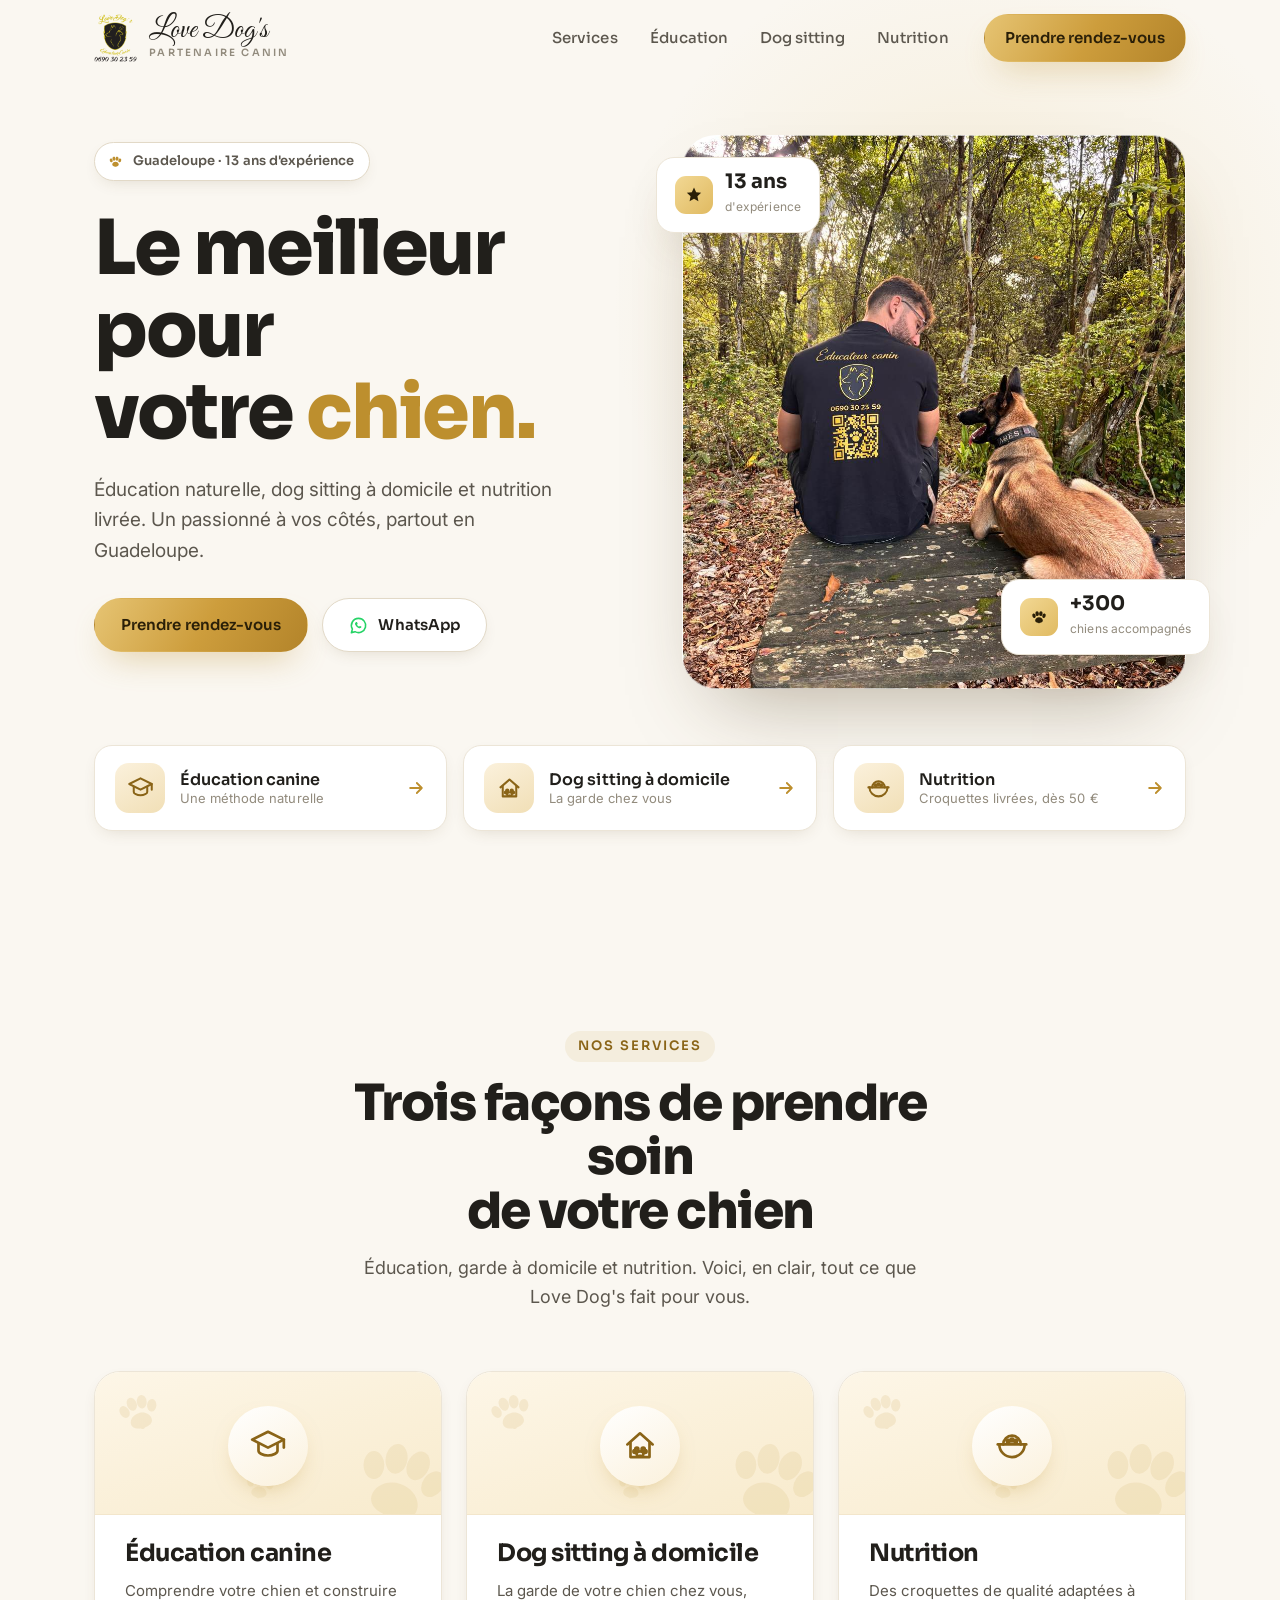
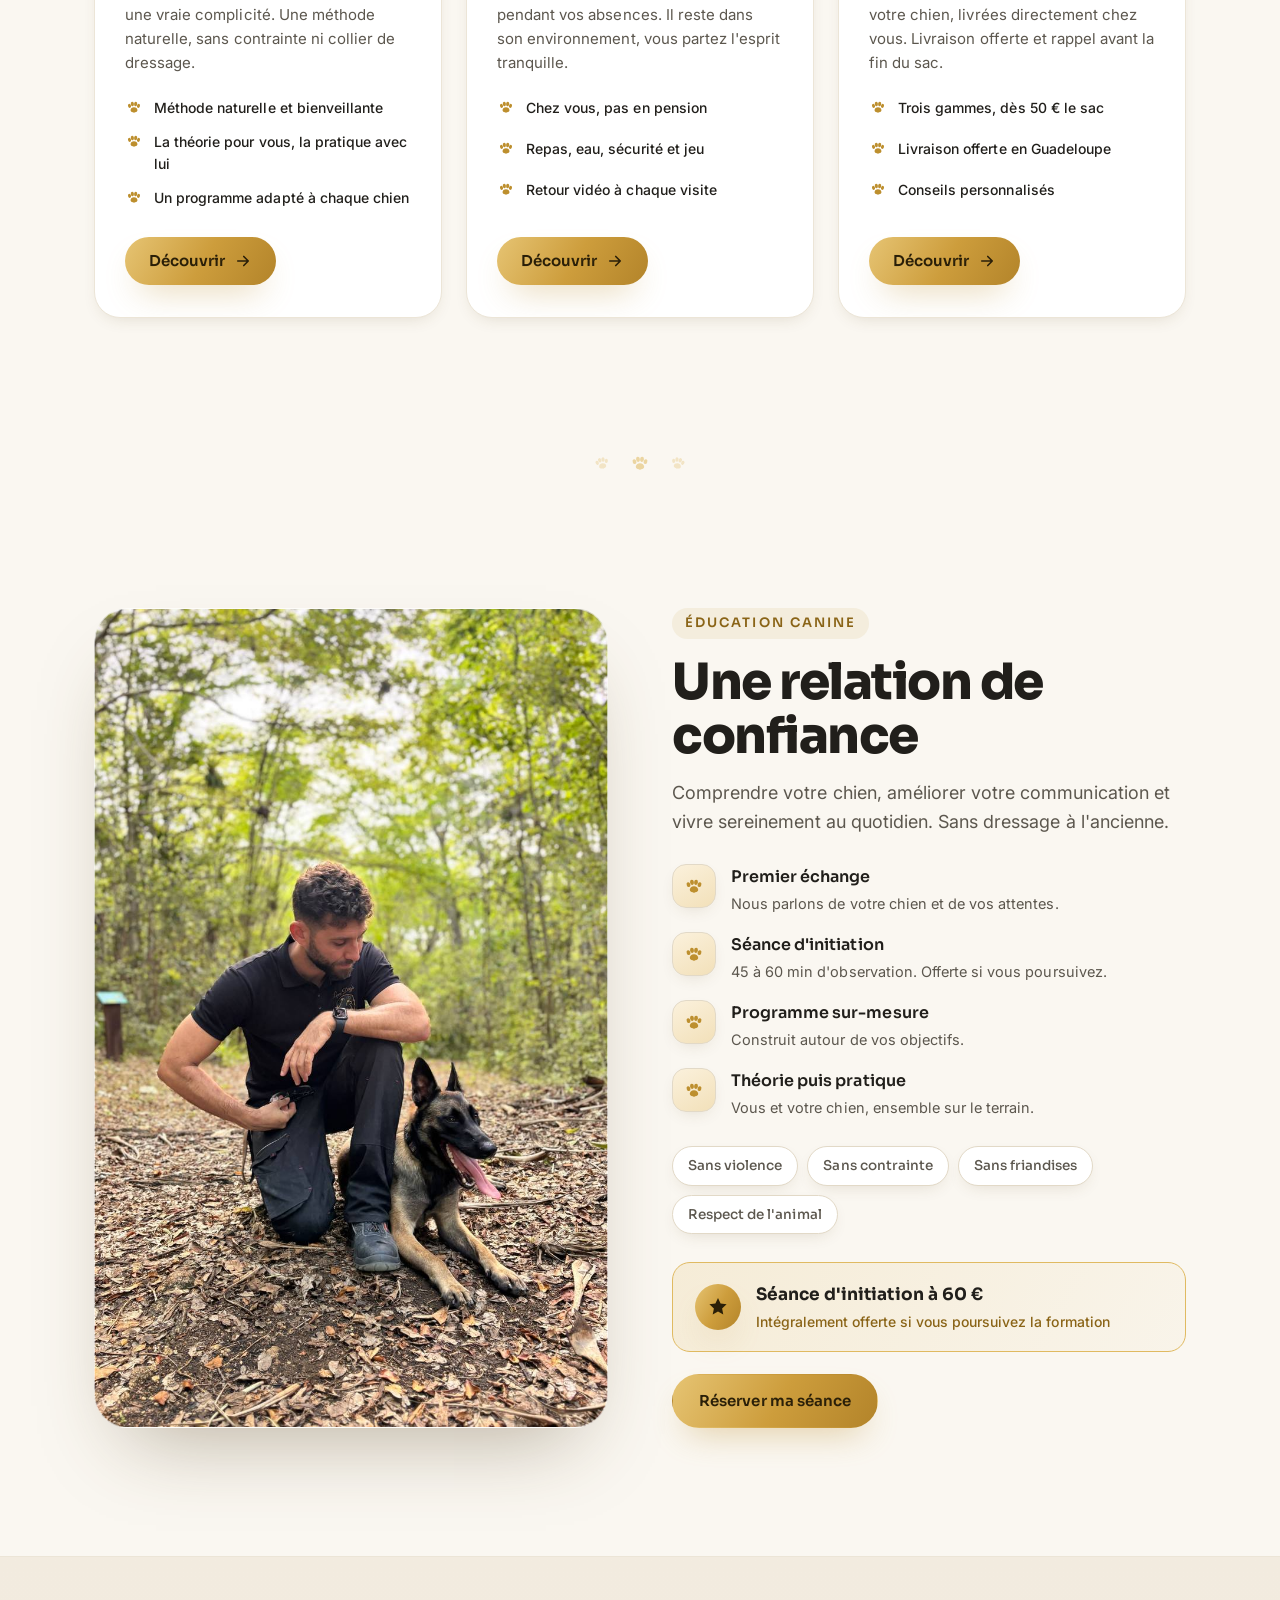
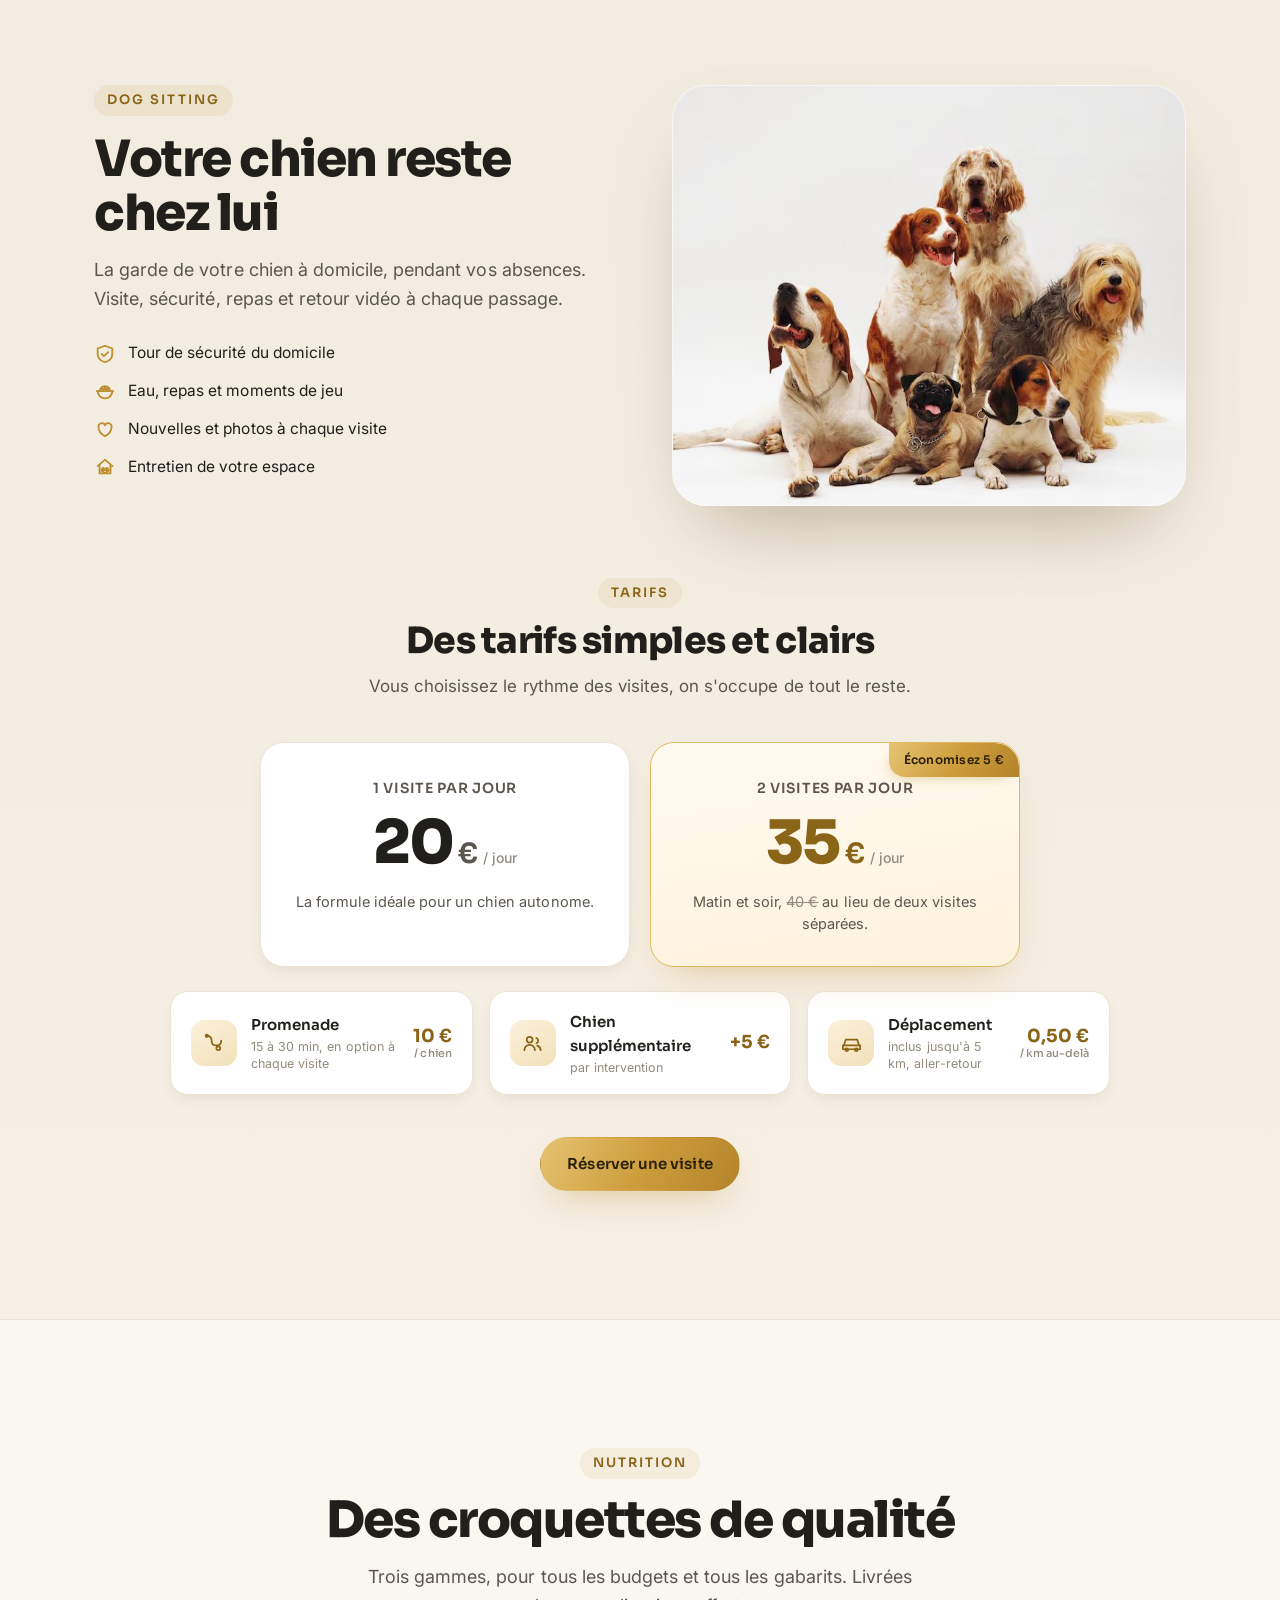
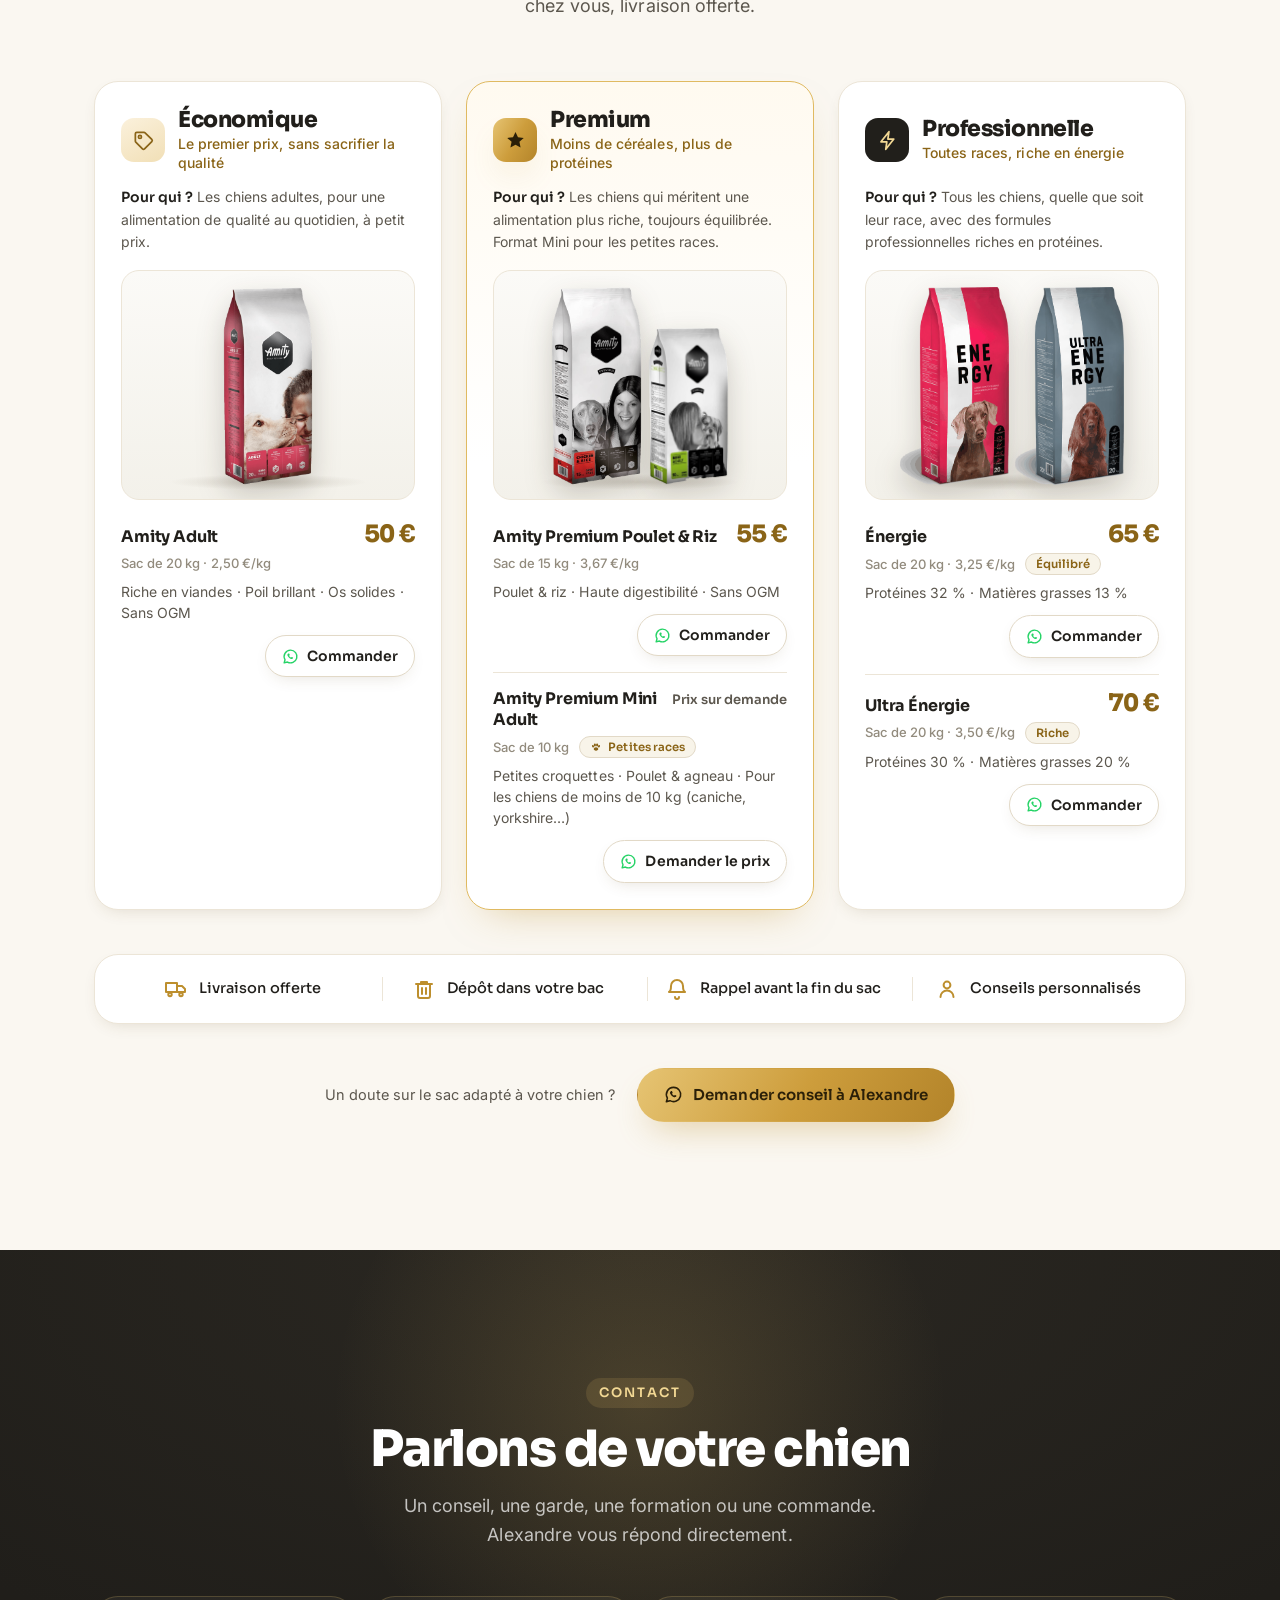
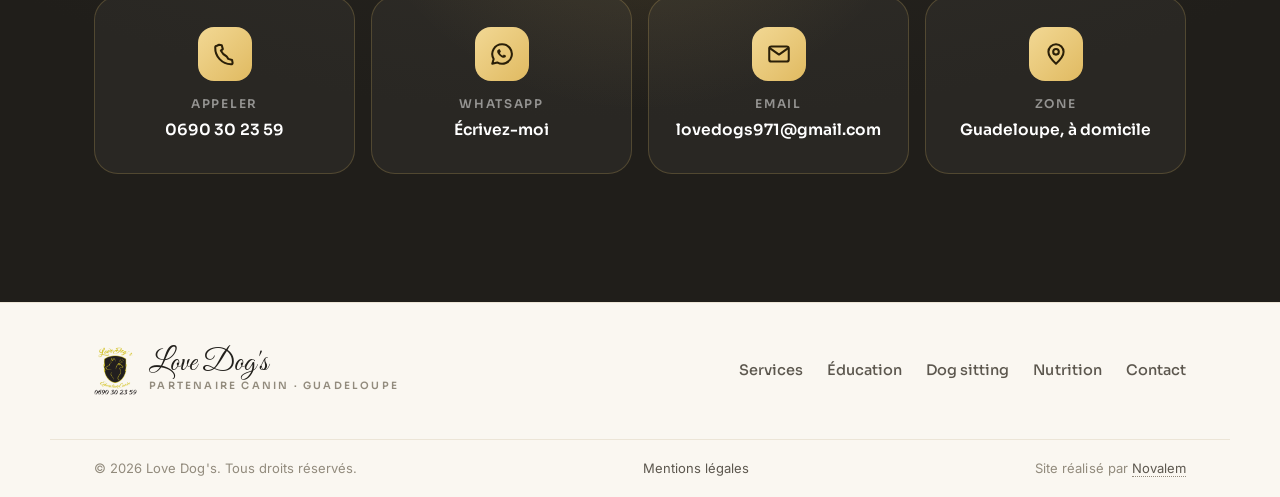
<file: index.html>
<!DOCTYPE html>
<html lang="fr">
<head>
  <meta charset="UTF-8" />
  <meta name="viewport" content="width=device-width, initial-scale=1.0" />

  <title>Love Dog's — Éducation canine, dog sitting et nutrition en Guadeloupe</title>
  <meta name="description" content="Love Dog's, votre partenaire canin en Guadeloupe. Éducation canine naturelle, dog sitting à domicile et nutrition livrée. 13 ans d'expérience, sur toute la Guadeloupe." />
  <meta name="keywords" content="éducation canine Guadeloupe, dresseur chien Guadeloupe, dog sitting Guadeloupe, garde de chien à domicile, croquettes chien Guadeloupe, méthode naturelle chien" />
  <meta name="theme-color" content="#faf7f1" />
  <link rel="canonical" href="https://www.love-dogs.fr/" />

  <meta property="og:type" content="website" />
  <meta property="og:locale" content="fr_FR" />
  <meta property="og:site_name" content="Love Dog's" />
  <meta property="og:title" content="Love Dog's — Votre partenaire canin en Guadeloupe" />
  <meta property="og:description" content="Éducation canine naturelle, dog sitting à domicile et nutrition livrée. 13 ans d'expérience, sur toute la Guadeloupe." />
  <meta property="og:url" content="https://www.love-dogs.fr/" />
  <meta property="og:image" content="https://www.love-dogs.fr/assets/og-image.png" />
  <meta name="twitter:card" content="summary_large_image" />

  <link rel="icon" type="image/png" href="favicon.png" />
  <link rel="apple-touch-icon" href="favicon.png" />

  <link rel="preconnect" href="https://fonts.googleapis.com" />
  <link rel="preconnect" href="https://fonts.gstatic.com" crossorigin />
  <link href="https://fonts.googleapis.com/css2?family=Great+Vibes&family=Sora:wght@400;500;600;700;800&family=Inter:wght@400;500;600&display=swap" rel="stylesheet" />

  <link rel="stylesheet" href="css/style.css" />
  <link rel="stylesheet" href="css/nutrition.css" />

  <script type="application/ld+json">
  {
    "@context": "https://schema.org",
    "@type": "LocalBusiness",
    "name": "Love Dog's",
    "description": "Éducateur canin à domicile, dog sitting et nutrition en Guadeloupe. Méthode naturelle, 13 ans d'expérience.",
    "url": "https://www.love-dogs.fr/",
    "telephone": "+590690302359",
    "email": "lovedogs971@gmail.com",
    "image": "https://www.love-dogs.fr/assets/og-image.png",
    "priceRange": "€€",
    "areaServed": { "@type": "AdministrativeArea", "name": "Guadeloupe" },
    "address": { "@type": "PostalAddress", "streetAddress": "Mare Gaillard", "addressLocality": "Le Gosier", "postalCode": "97190", "addressRegion": "Guadeloupe", "addressCountry": "GP" },
    "slogan": "Votre partenaire canin"
  }
  </script>
</head>

<body>

<!-- ============ ICÔNES ============ -->
<svg width="0" height="0" style="position:absolute" aria-hidden="true" focusable="false"><defs>
  <symbol id="i-paw" viewBox="0 0 24 24">
    <ellipse cx="6" cy="10.5" rx="2" ry="2.7" transform="rotate(-18 6 10.5)"/>
    <ellipse cx="9.8" cy="8" rx="2.1" ry="2.9" transform="rotate(-8 9.8 8)"/>
    <ellipse cx="14.2" cy="8" rx="2.1" ry="2.9" transform="rotate(8 14.2 8)"/>
    <ellipse cx="18" cy="10.5" rx="2" ry="2.7" transform="rotate(18 18 10.5)"/>
    <path d="M12 12.4c2.5 0 4.6 1.7 4.6 3.8 0 1.7-1.6 2.5-3 2.7-.8.1-1 .6-1.6.6s-.8-.5-1.6-.6c-1.4-.2-3-1-3-2.7 0-2.1 2.1-3.8 4.6-3.8Z"/>
  </symbol>
  <symbol id="i-grad" viewBox="0 0 24 24"><path d="M12 3 22 8l-10 5L2 8l10-5Z"/><path d="M6 10.5V15c0 1.5 2.7 3 6 3s6-1.5 6-3v-4.5"/><path d="M22 8v5"/></symbol>
  <symbol id="i-house" viewBox="0 0 24 24"><path d="M4 11 12 4l8 7"/><path d="M6 10v9h12v-9"/><circle cx="10" cy="14" r="1"/><circle cx="14" cy="14" r="1"/><circle cx="8.7" cy="15.5" r=".85"/><circle cx="15.3" cy="15.5" r=".85"/><path d="M12 15.4c1.2 0 2.2.8 2.2 1.7 0 .8-1 1.2-1.6 1.2-.3 0-.3-.2-.6-.2s-.3.2-.6.2c-.6 0-1.6-.4-1.6-1.2 0-.9 1-1.7 2.2-1.7Z"/></symbol>
  <symbol id="i-bowl" viewBox="0 0 24 24"><path d="M3 11h18"/><path d="M4 11a8 8 0 0 0 16 0"/><path d="M6.5 11a5.5 5.5 0 0 1 11 0"/><circle cx="12" cy="8.2" r=".85"/><circle cx="9.6" cy="9" r=".85"/><circle cx="14.4" cy="9" r=".85"/></symbol>
  <symbol id="i-phone" viewBox="0 0 24 24"><path d="M6.5 3.5 9 4l1 3.5-1.8 1.4a11 11 0 0 0 5.4 5.4L15 16.5l3.5 1 .5 2.5c0 .8-.6 1.5-1.5 1.5A15 15 0 0 1 3 6C3 5 3.7 4.4 4.5 4.4Z"/></symbol>
  <symbol id="i-wa" viewBox="0 0 24 24"><path d="M12 3a9 9 0 0 0-7.7 13.6L3 21l4.6-1.2A9 9 0 1 0 12 3Z"/><path d="M8.5 8.2c.2-.5.4-.5.7-.5h.5c.2 0 .4 0 .6.5l.6 1.4c.1.2 0 .4-.1.5l-.5.6c-.1.1-.2.3-.1.5.3.7 1.3 1.8 2.3 2.2.2.1.4.1.5-.1l.5-.6c.2-.2.3-.2.5-.1l1.4.7c.2.1.3.2.3.4 0 .5-.4 1.4-1 1.6-.6.2-1.7.3-3.4-.6a8.4 8.4 0 0 1-3.4-3.6c-.4-.9-.5-1.9.1-2.7Z" fill="currentColor" stroke="none"/></symbol>
  <symbol id="i-mail" viewBox="0 0 24 24"><rect x="3" y="5" width="18" height="14" rx="2"/><path d="m3.5 6.5 8.5 6 8.5-6"/></symbol>
  <symbol id="i-pin" viewBox="0 0 24 24"><path d="M12 21s7-6.3 7-11a7 7 0 0 0-14 0c0 4.7 7 11 7 11Z"/><circle cx="12" cy="10" r="2.6"/></symbol>
  <symbol id="i-check" viewBox="0 0 24 24"><path d="m5 12.5 4 4 10-10"/></symbol>
  <symbol id="i-arrow" viewBox="0 0 24 24"><path d="M5 12h14M13 6l6 6-6 6"/></symbol>
  <symbol id="i-clock" viewBox="0 0 24 24"><circle cx="12" cy="12" r="8"/><path d="M12 8v4l2.5 1.5"/></symbol>
  <symbol id="i-star" viewBox="0 0 24 24"><path d="m12 3 2.6 5.6 6 .7-4.5 4.1 1.2 6-5.3-3-5.3 3 1.2-6L3.4 9.3l6-.7Z"/></symbol>
  <symbol id="i-truck" viewBox="0 0 24 24"><path d="M2 6h11v9H2z"/><path d="M13 9h5l3 3v3h-8z"/><circle cx="6" cy="17.5" r="1.7"/><circle cx="17" cy="17.5" r="1.7"/></symbol>
  <symbol id="i-bin" viewBox="0 0 24 24"><path d="M4 7h16"/><path d="M9 7V5h6v2"/><path d="M6 7v12a2 2 0 0 0 2 2h8a2 2 0 0 0 2-2V7"/><path d="M10 11v6M14 11v6"/></symbol>
  <symbol id="i-bell" viewBox="0 0 24 24"><path d="M6 9a6 6 0 0 1 12 0c0 5 2 6 2 6H4s2-1 2-6Z"/><path d="M10 20a2 2 0 0 0 4 0"/></symbol>
  <symbol id="i-advisor" viewBox="0 0 24 24"><circle cx="12" cy="8" r="3.4"/><path d="M5.5 20a6.5 6.5 0 0 1 13 0"/></symbol>
  <symbol id="i-leash" viewBox="0 0 24 24"><path d="M4 4c3 0 5 2 5 5s2 5 5 5 5-2 5-5"/><circle cx="4" cy="4" r="1.3"/><circle cx="16" cy="17" r="2"/></symbol>
  <symbol id="i-car" viewBox="0 0 24 24"><path d="M4 14 6 8h12l2 6"/><path d="M3 14h18v4H3z"/><circle cx="7" cy="18.5" r="1.5"/><circle cx="17" cy="18.5" r="1.5"/></symbol>
  <symbol id="i-users" viewBox="0 0 24 24"><circle cx="9" cy="8" r="3"/><path d="M3.5 19a5.5 5.5 0 0 1 11 0"/><path d="M16 6.2a3 3 0 0 1 0 5.6M17 14.2a5.5 5.5 0 0 1 3.5 4.8"/></symbol>
  <symbol id="i-heart" viewBox="0 0 24 24"><path d="M12 20s-7-4.4-7-9.4A3.6 3.6 0 0 1 12 8a3.6 3.6 0 0 1 7 2.6c0 5-7 9.4-7 9.4Z"/></symbol>
  <symbol id="i-shield" viewBox="0 0 24 24"><path d="M12 3 20 6v6c0 5-3.5 7.5-8 9-4.5-1.5-8-4-8-9V6l8-3Z"/><path d="m8.5 12 2.3 2.3L15.5 10"/></symbol>
  <symbol id="i-image" viewBox="0 0 24 24"><rect x="3" y="4" width="18" height="16" rx="2.5"/><circle cx="8.5" cy="9.5" r="1.6"/><path d="m4 17 4.5-4.5 3.5 3.5 3-3L20 16.5"/></symbol>
  <symbol id="i-tag" viewBox="0 0 24 24"><path d="M3.5 12.6V5a1.5 1.5 0 0 1 1.5-1.5h7.6a1.5 1.5 0 0 1 1.06.44l7 7a1.5 1.5 0 0 1 0 2.12l-7.6 7.6a1.5 1.5 0 0 1-2.12 0l-7-7a1.5 1.5 0 0 1-.44-1.06Z"/><circle cx="8.3" cy="8.3" r="1.6"/></symbol>
  <symbol id="i-bolt" viewBox="0 0 24 24"><path d="M13.5 2.8 5.2 13.4h6.1l-1.1 7.8 8.4-10.7h-6.2l1.1-7.7Z"/></symbol>
</defs></svg>

<a class="skip-link" href="#services">Aller au contenu</a>

<!-- ============ EN-TÊTE ============ -->
<header class="hdr" id="top">
  <div class="wrap hdr-in">
    <a href="#top" class="brand" aria-label="Love Dog's, accueil">
      <span class="brand-badge"><img src="assets/logo.png" alt="Logo Love Dog's" /></span>
      <span class="brand-txt"><span class="brand-name">Love Dog's</span><span class="brand-tag">Partenaire canin</span></span>
    </a>
    <nav class="nav" id="nav" aria-label="Navigation principale">
      <a href="#services" class="nav-link">Services</a>
      <a href="#education" class="nav-link">Éducation</a>
      <a href="#sitting" class="nav-link">Dog sitting</a>
      <a href="#nutrition" class="nav-link">Nutrition</a>
    </nav>
    <a href="#contact" class="btn btn-primary hdr-cta">
      <span>Prendre rendez-vous</span>
      <svg class="paw-btn" viewBox="0 0 24 24" aria-hidden="true"><use href="#i-paw"/></svg>
    </a>
    <button class="burger" id="burger" aria-label="Ouvrir le menu" aria-expanded="false" aria-controls="nav"><span></span><span></span><span></span></button>
  </div>
</header>

<!-- ============ HÉRO ============ -->
<section class="hero">
  <div class="hero-glow" aria-hidden="true"></div>
  <div class="wrap hero-in">
    <div class="hero-copy reveal">
      <span class="eyebrow"><svg class="ico" aria-hidden="true"><use href="#i-paw"/></svg>Guadeloupe · 13 ans d'expérience</span>
      <h1 class="hero-title">Le meilleur pour<br />votre <span class="accent">chien.</span></h1>
      <p class="hero-sub">Éducation naturelle, dog sitting à domicile et nutrition livrée. Un passionné à vos côtés, partout en Guadeloupe.</p>
      <div class="hero-cta">
        <a href="#contact" class="btn btn-primary"><span>Prendre rendez-vous</span><svg class="paw-btn" viewBox="0 0 24 24" aria-hidden="true"><use href="#i-paw"/></svg></a>
        <a href="https://wa.me/590690302359" class="btn btn-soft" target="_blank" rel="noopener"><svg class="ico" aria-hidden="true"><use href="#i-wa"/></svg><span>WhatsApp</span></a>
      </div>
    </div>

    <div class="hero-visual reveal">
      <figure class="photo photo-hero" role="img" aria-label="Alexandre, éducateur Love Dog's, de dos avec son chien en forêt"></figure>
      <div class="float-card float-1"><span class="fc-ico"><svg viewBox="0 0 24 24" aria-hidden="true"><use href="#i-star"/></svg></span><div><b>13 ans</b><small>d'expérience</small></div></div>
      <div class="float-card float-2"><span class="fc-ico"><svg viewBox="0 0 24 24" aria-hidden="true"><use href="#i-paw"/></svg></span><div><b>+300</b><small>chiens accompagnés</small></div></div>
    </div>
  </div>

  <div class="wrap hero-services reveal">
      <a href="#education" class="hs">
        <span class="hs-ico"><svg viewBox="0 0 24 24" aria-hidden="true"><use href="#i-grad"/></svg></span>
        <span class="hs-txt"><b>Éducation canine</b><small>Une méthode naturelle</small></span>
        <svg class="hs-go" viewBox="0 0 24 24" aria-hidden="true"><use href="#i-arrow"/></svg>
      </a>
      <a href="#sitting" class="hs">
        <span class="hs-ico"><svg viewBox="0 0 24 24" aria-hidden="true"><use href="#i-house"/></svg></span>
        <span class="hs-txt"><b>Dog sitting à domicile</b><small>La garde chez vous</small></span>
        <svg class="hs-go" viewBox="0 0 24 24" aria-hidden="true"><use href="#i-arrow"/></svg>
      </a>
      <a href="#nutrition" class="hs">
        <span class="hs-ico"><svg viewBox="0 0 24 24" aria-hidden="true"><use href="#i-bowl"/></svg></span>
        <span class="hs-txt"><b>Nutrition</b><small>Croquettes livrées, dès 50&nbsp;€</small></span>
        <svg class="hs-go" viewBox="0 0 24 24" aria-hidden="true"><use href="#i-arrow"/></svg>
      </a>
    </div>
</section>

<!-- ============ SERVICES ============ -->
<section class="section services" id="services">
  <div class="wrap">
    <div class="head reveal">
      <span class="kicker">Nos services</span>
      <h2 class="h2">Trois façons de prendre soin<br />de votre chien</h2>
      <p class="lead center">Éducation, garde à domicile et nutrition. Voici, en clair, tout ce que Love Dog's fait pour vous.</p>
    </div>
    <div class="svc-grid">

      <a href="#education" class="svc reveal">
        <span class="svc-glow" aria-hidden="true"></span>
        <span class="svc-top">
          <span class="svc-paws" aria-hidden="true"><svg viewBox="0 0 24 24"><use href="#i-paw"/></svg><svg viewBox="0 0 24 24"><use href="#i-paw"/></svg><svg viewBox="0 0 24 24"><use href="#i-paw"/></svg></span>
          <span class="svc-emblem"><i class="ring" aria-hidden="true"></i><svg viewBox="0 0 24 24" aria-hidden="true"><use href="#i-grad"/></svg></span>
        </span>
        <div class="svc-body">
          <h3 class="svc-title">Éducation canine</h3>
          <p class="svc-desc">Comprendre votre chien et construire une vraie complicité. Une méthode naturelle, sans contrainte ni collier de dressage.</p>
          <ul class="svc-points">
          <li><svg viewBox="0 0 24 24" aria-hidden="true"><use href="#i-paw"/></svg>Méthode naturelle et bienveillante</li>
          <li><svg viewBox="0 0 24 24" aria-hidden="true"><use href="#i-paw"/></svg>La théorie pour vous, la pratique avec lui</li>
          <li><svg viewBox="0 0 24 24" aria-hidden="true"><use href="#i-paw"/></svg>Un programme adapté à chaque chien</li>
          </ul>
          <span class="svc-cta">Découvrir<svg viewBox="0 0 24 24" aria-hidden="true"><use href="#i-arrow"/></svg></span>
        </div>
      </a>

      <a href="#sitting" class="svc reveal">
        <span class="svc-glow" aria-hidden="true"></span>
        <span class="svc-top">
          <span class="svc-paws" aria-hidden="true"><svg viewBox="0 0 24 24"><use href="#i-paw"/></svg><svg viewBox="0 0 24 24"><use href="#i-paw"/></svg><svg viewBox="0 0 24 24"><use href="#i-paw"/></svg></span>
          <span class="svc-emblem"><i class="ring" aria-hidden="true"></i><svg viewBox="0 0 24 24" aria-hidden="true"><use href="#i-house"/></svg></span>
        </span>
        <div class="svc-body">
          <h3 class="svc-title">Dog sitting à domicile</h3>
          <p class="svc-desc">La garde de votre chien chez vous, pendant vos absences. Il reste dans son environnement, vous partez l'esprit tranquille.</p>
          <ul class="svc-points">
          <li><svg viewBox="0 0 24 24" aria-hidden="true"><use href="#i-paw"/></svg>Chez vous, pas en pension</li>
          <li><svg viewBox="0 0 24 24" aria-hidden="true"><use href="#i-paw"/></svg>Repas, eau, sécurité et jeu</li>
          <li><svg viewBox="0 0 24 24" aria-hidden="true"><use href="#i-paw"/></svg>Retour vidéo à chaque visite</li>
          </ul>
          <span class="svc-cta">Découvrir<svg viewBox="0 0 24 24" aria-hidden="true"><use href="#i-arrow"/></svg></span>
        </div>
      </a>

      <a href="#nutrition" class="svc reveal">
        <span class="svc-glow" aria-hidden="true"></span>
        <span class="svc-top">
          <span class="svc-paws" aria-hidden="true"><svg viewBox="0 0 24 24"><use href="#i-paw"/></svg><svg viewBox="0 0 24 24"><use href="#i-paw"/></svg><svg viewBox="0 0 24 24"><use href="#i-paw"/></svg></span>
          <span class="svc-emblem"><i class="ring" aria-hidden="true"></i><svg viewBox="0 0 24 24" aria-hidden="true"><use href="#i-bowl"/></svg></span>
        </span>
        <div class="svc-body">
          <h3 class="svc-title">Nutrition</h3>
          <p class="svc-desc">Des croquettes de qualité adaptées à votre chien, livrées directement chez vous. Livraison offerte et rappel avant la fin du sac.</p>
          <ul class="svc-points">
          <li><svg viewBox="0 0 24 24" aria-hidden="true"><use href="#i-paw"/></svg>Trois gammes, dès 50&nbsp;€ le sac</li>
          <li><svg viewBox="0 0 24 24" aria-hidden="true"><use href="#i-paw"/></svg>Livraison offerte en Guadeloupe</li>
          <li><svg viewBox="0 0 24 24" aria-hidden="true"><use href="#i-paw"/></svg>Conseils personnalisés</li>
          </ul>
          <span class="svc-cta">Découvrir<svg viewBox="0 0 24 24" aria-hidden="true"><use href="#i-arrow"/></svg></span>
        </div>
      </a>

    </div>
  </div>
</section>

<!-- séparateur pattes -->
<div class="paw-divider" aria-hidden="true"><svg viewBox="0 0 24 24"><use href="#i-paw"/></svg><svg viewBox="0 0 24 24"><use href="#i-paw"/></svg><svg viewBox="0 0 24 24"><use href="#i-paw"/></svg></div>

<!-- ============ ÉDUCATION ============ -->
<section class="section" id="education">
  <div class="wrap split">
    <div class="split-visual reveal">
      <figure class="photo photo-edu" role="img" aria-label="Alexandre et son chien, complicité en pleine nature"></figure>
    </div>
    <div class="split-copy reveal">
      <span class="kicker">Éducation canine</span>
      <h2 class="h2">Une relation de confiance</h2>
      <p class="lead">Comprendre votre chien, améliorer votre communication et vivre sereinement au quotidien. Sans dressage à l'ancienne.</p>

      <ol class="steps">
        <li><span class="pnode"><svg viewBox="0 0 24 24" aria-hidden="true"><use href="#i-paw"/></svg></span><div><b>Premier échange</b><span>Nous parlons de votre chien et de vos attentes.</span></div></li>
        <li><span class="pnode"><svg viewBox="0 0 24 24" aria-hidden="true"><use href="#i-paw"/></svg></span><div><b>Séance d'initiation</b><span>45 à 60 min d'observation. Offerte si vous poursuivez.</span></div></li>
        <li><span class="pnode"><svg viewBox="0 0 24 24" aria-hidden="true"><use href="#i-paw"/></svg></span><div><b>Programme sur-mesure</b><span>Construit autour de vos objectifs.</span></div></li>
        <li><span class="pnode"><svg viewBox="0 0 24 24" aria-hidden="true"><use href="#i-paw"/></svg></span><div><b>Théorie puis pratique</b><span>Vous et votre chien, ensemble sur le terrain.</span></div></li>
      </ol>

      <div class="chips">
        <span class="chip">Sans violence</span>
        <span class="chip">Sans contrainte</span>
        <span class="chip">Sans friandises</span>
        <span class="chip">Respect de l'animal</span>
      </div>

      <div class="edu-offer reveal">
        <span class="edu-offer-ico"><svg viewBox="0 0 24 24" aria-hidden="true"><use href="#i-star"/></svg></span>
        <div class="edu-offer-txt">
          <b>Séance d'initiation à 60 €</b>
          <span>Intégralement offerte si vous poursuivez la formation</span>
        </div>
      </div>
      <div class="row-cta">
        <a href="#contact" class="btn btn-primary"><span>Réserver ma séance</span><svg class="paw-btn" viewBox="0 0 24 24" aria-hidden="true"><use href="#i-paw"/></svg></a>
      </div>
    </div>
  </div>
</section>

<!-- ============ DOG SITTING ============ -->
<section class="section band" id="sitting">
  <div class="wrap split split-rev">
    <div class="split-visual reveal">
      <figure class="photo photo-sit" role="img" aria-label="Plusieurs chiens au repos"></figure>
    </div>
    <div class="split-copy reveal">
      <span class="kicker">Dog sitting</span>
      <h2 class="h2">Votre chien reste chez lui</h2>
      <p class="lead">La garde de votre chien à domicile, pendant vos absences. Visite, sécurité, repas et retour vidéo à chaque passage.</p>

      <ul class="mini-list">
        <li><svg class="ico" aria-hidden="true"><use href="#i-shield"/></svg>Tour de sécurité du domicile</li>
        <li><svg class="ico" aria-hidden="true"><use href="#i-bowl"/></svg>Eau, repas et moments de jeu</li>
        <li><svg class="ico" aria-hidden="true"><use href="#i-heart"/></svg>Nouvelles et photos à chaque visite</li>
        <li><svg class="ico" aria-hidden="true"><use href="#i-house"/></svg>Entretien de votre espace</li>
      </ul>
    </div>
  </div>

  <div class="wrap pricing">
    <div class="pricing-head reveal">
      <span class="kicker">Tarifs</span>
      <h3 class="pricing-title">Des tarifs simples et clairs</h3>
      <p class="pricing-sub">Vous choisissez le rythme des visites, on s'occupe de tout le reste.</p>
    </div>

    <div class="formulas">
      <div class="formula reveal">
        <span class="formula-name">1 visite par jour</span>
        <div class="formula-price"><b class="count" data-to="20">0</b><em>€</em><span>/ jour</span></div>
        <p class="formula-desc">La formule idéale pour un chien autonome.</p>
      </div>
      <div class="formula featured reveal">
        <span class="formula-flag">Économisez 5 €</span>
        <span class="formula-name">2 visites par jour</span>
        <div class="formula-price"><b class="count" data-to="35">0</b><em>€</em><span>/ jour</span></div>
        <p class="formula-desc">Matin et soir, <s>40 €</s> au lieu de deux visites séparées.</p>
      </div>
    </div>

    <div class="addons">
      <div class="addon reveal">
        <span class="addon-ico"><svg viewBox="0 0 24 24" aria-hidden="true"><use href="#i-leash"/></svg></span>
        <div class="addon-txt"><b>Promenade</b><small>15 à 30 min, en option à chaque visite</small></div>
        <span class="addon-amt">10 €<em>/ chien</em></span>
      </div>
      <div class="addon reveal">
        <span class="addon-ico"><svg viewBox="0 0 24 24" aria-hidden="true"><use href="#i-users"/></svg></span>
        <div class="addon-txt"><b>Chien supplémentaire</b><small>par intervention</small></div>
        <span class="addon-amt">+5 €</span>
      </div>
      <div class="addon reveal">
        <span class="addon-ico"><svg viewBox="0 0 24 24" aria-hidden="true"><use href="#i-car"/></svg></span>
        <div class="addon-txt"><b>Déplacement</b><small>inclus jusqu'à 5 km, aller-retour</small></div>
        <span class="addon-amt">0,50 €<em>/ km au-delà</em></span>
      </div>
    </div>

    <div class="pricing-cta reveal">
      <a href="#contact" class="btn btn-primary"><span>Réserver une visite</span><svg class="paw-btn" viewBox="0 0 24 24" aria-hidden="true"><use href="#i-paw"/></svg></a>
    </div>
  </div>
</section>

<!-- ============ NUTRITION ============ -->
<section class="section" id="nutrition">
  <div class="wrap">
    <div class="head reveal">
      <span class="kicker">Nutrition</span>
      <h2 class="h2">Des croquettes de qualité</h2>
      <p class="lead center">Trois gammes, pour tous les budgets et tous les gabarits. Livrées chez vous, livraison offerte.</p>
    </div>

    <div class="nt reveal">

      <!-- choix de la gamme (mobile et tablette) -->
      <div class="nt-switch" role="group" aria-label="Choisir une gamme de croquettes">
        <button type="button" class="nt-switch-btn is-on" data-gamme-btn="eco" aria-pressed="true" aria-controls="gamme-eco"><b>Économique</b><small>Petit prix</small></button>
        <button type="button" class="nt-switch-btn" data-gamme-btn="premium" aria-pressed="false" aria-controls="gamme-premium"><b>Premium</b><small>+ de protéines</small></button>
        <button type="button" class="nt-switch-btn" data-gamme-btn="pro" aria-pressed="false" aria-controls="gamme-pro"><b>Pro</b><small>Toutes races</small></button>
      </div>

      <div class="nt-grid">

        <!-- Gamme économique -->
        <article class="nt-range nt-eco is-on" id="gamme-eco" data-gamme="eco">
          <div class="nt-head">
            <span class="nt-ico"><svg viewBox="0 0 24 24" aria-hidden="true"><use href="#i-tag"/></svg></span>
            <div>
              <h3 class="nt-title">Économique</h3>
              <p class="nt-promise">Le premier prix, sans sacrifier la qualité</p>
            </div>
          </div>
          <p class="nt-for"><b>Pour qui ?</b> Les chiens adultes, pour une alimentation de qualité au quotidien, à petit prix.</p>
          <div class="nt-stage">
            <img src="assets/products/amity-adult.png" width="294" height="640" alt="Sac de croquettes Amity Adult 20 kg" loading="lazy" decoding="async" />
          </div>
          <ul class="nt-items">
            <li class="nt-item">
              <div class="nt-item-top"><h4 class="nt-name">Amity Adult</h4><b class="nt-price">50&nbsp;€</b></div>
              <p class="nt-meta"><span>Sac de <span class="nt-fmt">20&nbsp;kg</span><span class="nt-kg"> · 2,50&nbsp;€/kg</span></span></p>
              <p class="nt-desc">Riche&nbsp;en&nbsp;viandes · Poil&nbsp;brillant · Os&nbsp;solides · Sans&nbsp;OGM</p>
              <div class="nt-act"><a class="nt-order" href="https://wa.me/590690302359" target="_blank" rel="noopener"><svg class="ico" aria-hidden="true"><use href="#i-wa"/></svg><span>Commander</span></a></div>
            </li>
          </ul>
        </article>

        <!-- Gamme premium -->
        <article class="nt-range nt-premium" id="gamme-premium" data-gamme="premium">
          <div class="nt-head">
            <span class="nt-ico"><svg viewBox="0 0 24 24" aria-hidden="true"><use href="#i-star"/></svg></span>
            <div>
              <h3 class="nt-title">Premium</h3>
              <p class="nt-promise">Moins de céréales, plus de protéines</p>
            </div>
          </div>
          <p class="nt-for"><b>Pour qui ?</b> Les chiens qui méritent une alimentation plus riche, toujours équilibrée. Format Mini pour les petites races.</p>
          <div class="nt-stage">
            <img src="assets/products/amity-premium-poulet-riz.png" width="293" height="640" alt="Sac de croquettes Amity Premium Poulet et Riz 15 kg" loading="lazy" decoding="async" />
            <img class="is-small" src="assets/products/amity-premium-mini.png" width="328" height="640" alt="Sac de croquettes Amity Premium Mini Adult 10 kg" loading="lazy" decoding="async" />
          </div>
          <ul class="nt-items">
            <li class="nt-item">
              <div class="nt-item-top"><h4 class="nt-name">Amity Premium Poulet &amp; Riz</h4><b class="nt-price">55&nbsp;€</b></div>
              <p class="nt-meta"><span>Sac de <span class="nt-fmt">15&nbsp;kg</span><span class="nt-kg"> · 3,67&nbsp;€/kg</span></span></p>
              <p class="nt-desc">Poulet&nbsp;&amp;&nbsp;riz · Haute&nbsp;digestibilité · Sans&nbsp;OGM</p>
              <div class="nt-act"><a class="nt-order" href="https://wa.me/590690302359" target="_blank" rel="noopener"><svg class="ico" aria-hidden="true"><use href="#i-wa"/></svg><span>Commander</span></a></div>
            </li>
            <li class="nt-item">
              <div class="nt-item-top"><h4 class="nt-name">Amity Premium Mini Adult</h4><b class="nt-price is-ask">Prix sur demande</b></div>
              <p class="nt-meta"><span>Sac de <span class="nt-fmt">10&nbsp;kg</span><span class="nt-kg"></span></span><span class="nt-badge"><svg viewBox="0 0 24 24" aria-hidden="true"><use href="#i-paw"/></svg>Petites races</span></p>
              <p class="nt-desc">Petites&nbsp;croquettes · Poulet&nbsp;&amp;&nbsp;agneau · Pour les chiens de moins de 10&nbsp;kg (caniche, yorkshire…)</p>
              <div class="nt-act"><a class="nt-order" href="https://wa.me/590690302359" target="_blank" rel="noopener"><svg class="ico" aria-hidden="true"><use href="#i-wa"/></svg><span>Demander le prix</span></a></div>
            </li>
          </ul>
        </article>

        <!-- Gamme professionnelle -->
        <article class="nt-range nt-pro" id="gamme-pro" data-gamme="pro">
          <div class="nt-head">
            <span class="nt-ico"><svg viewBox="0 0 24 24" aria-hidden="true"><use href="#i-bolt"/></svg></span>
            <div>
              <h3 class="nt-title">Professionnelle</h3>
              <p class="nt-promise">Toutes races, riche en énergie</p>
            </div>
          </div>
          <p class="nt-for"><b>Pour qui ?</b> Tous les chiens, quelle que soit leur race, avec des formules professionnelles riches en protéines.</p>
          <div class="nt-stage">
            <img src="assets/products/energy.png" alt="Sac de croquettes Énergie 20 kg" loading="lazy" decoding="async" />
            <img src="assets/products/ultra.png" alt="Sac de croquettes Ultra Énergie 20 kg" loading="lazy" decoding="async" />
          </div>
          <ul class="nt-items">
            <li class="nt-item">
              <div class="nt-item-top"><h4 class="nt-name">Énergie</h4><b class="nt-price">65&nbsp;€</b></div>
              <p class="nt-meta"><span>Sac de <span class="nt-fmt">20&nbsp;kg</span><span class="nt-kg"> · 3,25&nbsp;€/kg</span></span><span class="nt-badge">Équilibré</span></p>
              <p class="nt-desc">Protéines&nbsp;32&nbsp;% · Matières&nbsp;grasses&nbsp;13&nbsp;%</p>
              <div class="nt-act"><a class="nt-order" href="https://wa.me/590690302359" target="_blank" rel="noopener"><svg class="ico" aria-hidden="true"><use href="#i-wa"/></svg><span>Commander</span></a></div>
            </li>
            <li class="nt-item">
              <div class="nt-item-top"><h4 class="nt-name">Ultra Énergie</h4><b class="nt-price">70&nbsp;€</b></div>
              <p class="nt-meta"><span>Sac de <span class="nt-fmt">20&nbsp;kg</span><span class="nt-kg"> · 3,50&nbsp;€/kg</span></span><span class="nt-badge">Riche</span></p>
              <p class="nt-desc">Protéines&nbsp;30&nbsp;% · Matières&nbsp;grasses&nbsp;20&nbsp;%</p>
              <div class="nt-act"><a class="nt-order" href="https://wa.me/590690302359" target="_blank" rel="noopener"><svg class="ico" aria-hidden="true"><use href="#i-wa"/></svg><span>Commander</span></a></div>
            </li>
          </ul>
        </article>

      </div>
    </div>

    <ul class="perks reveal">
      <li><svg class="ico" aria-hidden="true"><use href="#i-truck"/></svg>Livraison offerte</li>
      <li><svg class="ico" aria-hidden="true"><use href="#i-bin"/></svg>Dépôt dans votre bac</li>
      <li><svg class="ico" aria-hidden="true"><use href="#i-bell"/></svg>Rappel avant la fin du sac</li>
      <li><svg class="ico" aria-hidden="true"><use href="#i-advisor"/></svg>Conseils personnalisés</li>
    </ul>

    <div class="row-cta center reveal">
      <span class="unit-note">Un doute sur le sac adapté à votre chien ?</span>
      <a href="https://wa.me/590690302359?text=Bonjour%20Alexandre%2C%20j%27aimerais%20un%20conseil%20pour%20choisir%20les%20croquettes%20de%20mon%20chien.%0A%0ARace%20%3A%20%0A%C3%82ge%20%3A%20%0APoids%20%3A%20%0AMa%20commune%20%3A%20" class="btn btn-primary" target="_blank" rel="noopener"><svg class="ico" aria-hidden="true"><use href="#i-wa"/></svg><span>Demander conseil à Alexandre</span></a>
    </div>
  </div>
</section>

<!-- ============ CONTACT (accent sombre) ============ -->
<section class="contact" id="contact">
  <div class="wrap contact-in reveal">
    <span class="kicker gold">Contact</span>
    <h2 class="h2 light">Parlons de votre chien</h2>
    <p class="lead light center">Un conseil, une garde, une formation ou une commande. Alexandre vous répond directement.</p>

    <div class="contact-cards">
      <a href="tel:+590690302359" class="ccard">
        <span class="ccard-ico"><svg viewBox="0 0 24 24" aria-hidden="true"><use href="#i-phone"/></svg></span>
        <small>Appeler</small><b>0690 30 23 59</b>
      </a>
      <a href="https://wa.me/590690302359" class="ccard" target="_blank" rel="noopener">
        <span class="ccard-ico"><svg viewBox="0 0 24 24" aria-hidden="true"><use href="#i-wa"/></svg></span>
        <small>WhatsApp</small><b>Écrivez-moi</b>
      </a>
      <a href="mailto:lovedogs971@gmail.com" class="ccard">
        <span class="ccard-ico"><svg viewBox="0 0 24 24" aria-hidden="true"><use href="#i-mail"/></svg></span>
        <small>Email</small><b>lovedogs971@gmail.com</b>
      </a>
      <div class="ccard static">
        <span class="ccard-ico"><svg viewBox="0 0 24 24" aria-hidden="true"><use href="#i-pin"/></svg></span>
        <small>Zone</small><b>Guadeloupe, à domicile</b>
      </div>
    </div>
  </div>
</section>

<!-- ============ PIED DE PAGE ============ -->
<footer class="ftr">
  <div class="wrap ftr-in">
    <a href="#top" class="brand">
      <span class="brand-badge"><img src="assets/logo.png" alt="Logo Love Dog's" /></span>
      <span class="brand-txt"><span class="brand-name">Love Dog's</span><span class="brand-tag">Partenaire canin · Guadeloupe</span></span>
    </a>
    <nav class="ftr-nav" aria-label="Liens de pied de page">
      <a href="#services">Services</a><a href="#education">Éducation</a><a href="#sitting">Dog sitting</a><a href="#nutrition">Nutrition</a><a href="#contact">Contact</a>
    </nav>
  </div>
  <div class="ftr-bottom wrap">
    <p>© <span id="year"></span> Love Dog's. Tous droits réservés.</p>
    <nav class="ftr-legal" aria-label="Pages légales">
      <a href="mentions-legales.html">Mentions légales</a>
    </nav>
    <p class="credit">Site réalisé par <a href="https://novalem-recrutement.fr" target="_blank" rel="noopener">Novalem</a></p>
  </div>
</footer>

<a href="https://wa.me/590690302359" class="fab" target="_blank" rel="noopener" aria-label="Contacter sur WhatsApp"><svg viewBox="0 0 24 24" aria-hidden="true"><use href="#i-wa"/></svg></a>

<script src="js/main.js" defer></script>
<script src="js/nutrition.js" defer></script>
</body>
</html>
</file>
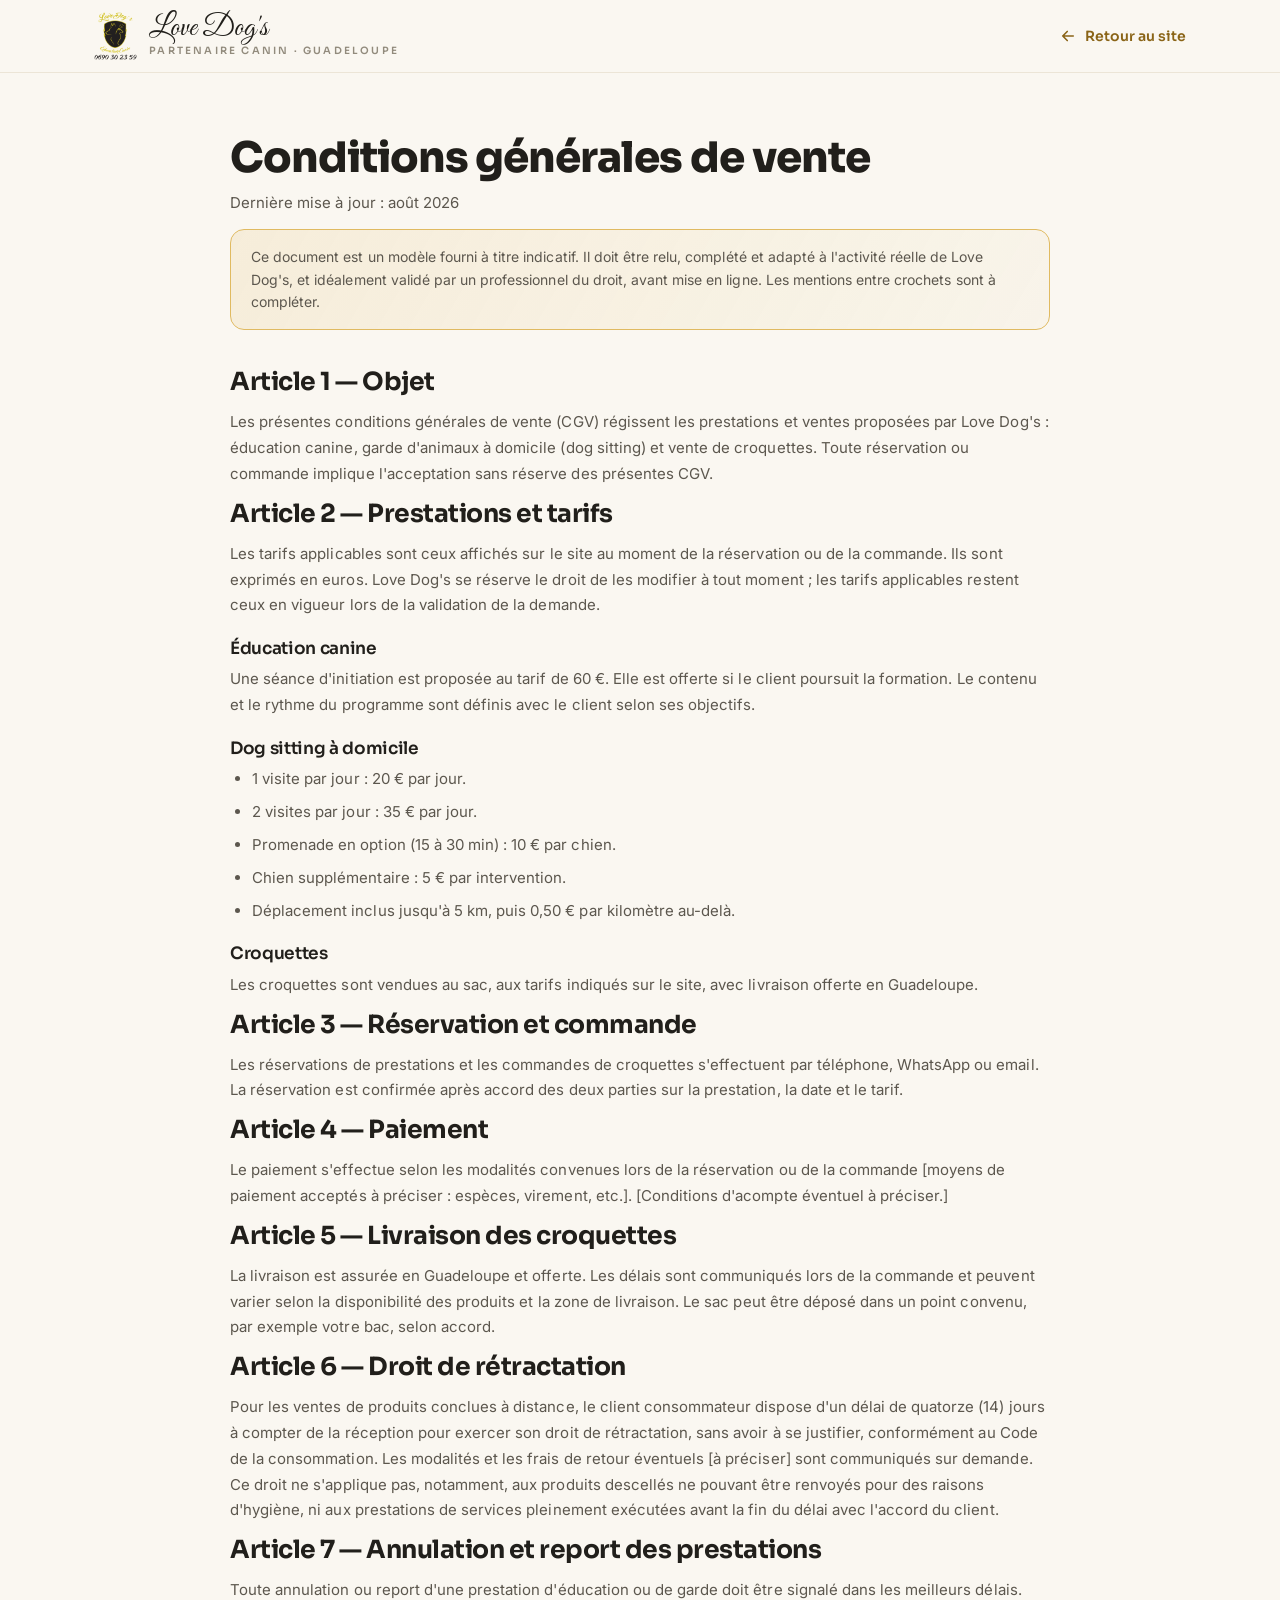
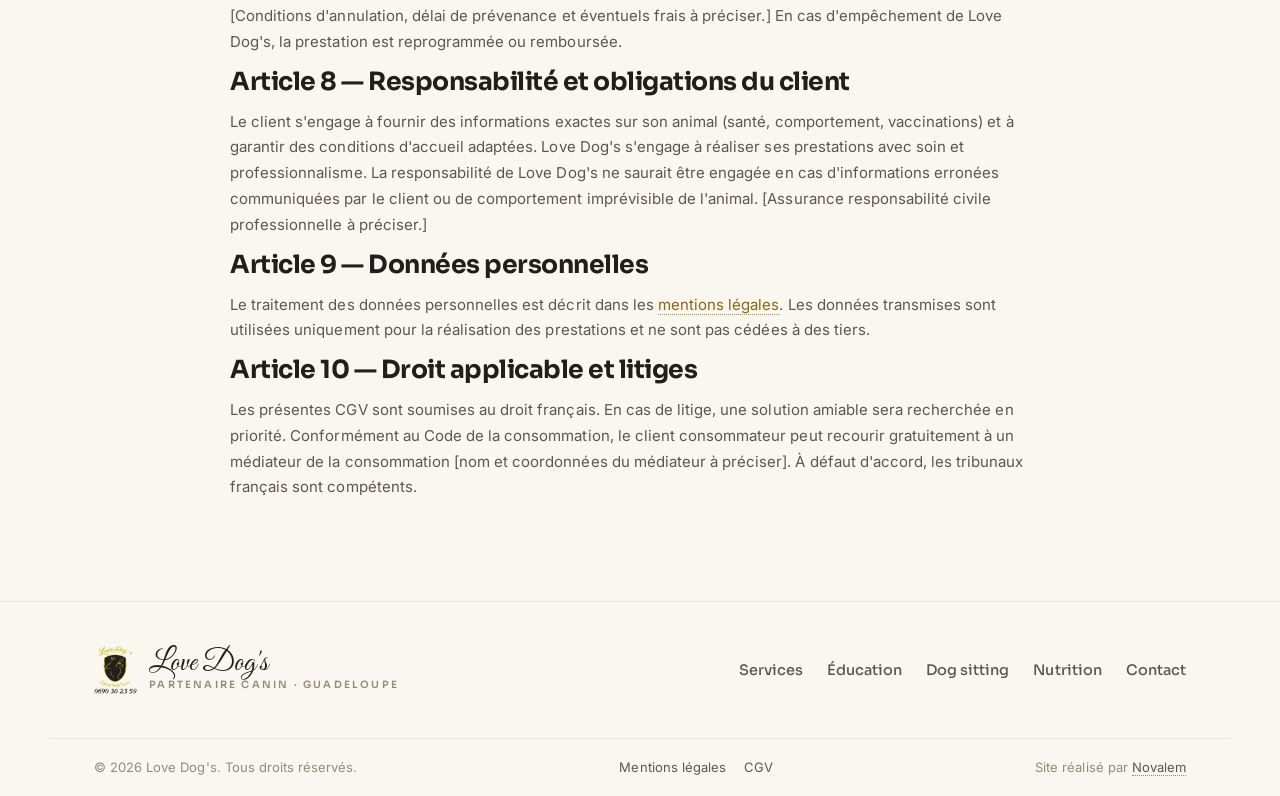
<file: cgv.html>
<!doctype html>
<html lang="fr">
<head>
  <meta charset="utf-8" />
  <meta name="viewport" content="width=device-width, initial-scale=1" />
  <title>CGV · Love Dog's</title>
  <meta name="description" content="Conditions générales de vente de Love Dog's : éducation canine, dog sitting et croquettes." />
  <meta name="robots" content="index,follow" />
  <link rel="icon" type="image/png" href="favicon.png" />
  <link rel="preconnect" href="https://fonts.googleapis.com" />
  <link rel="preconnect" href="https://fonts.gstatic.com" crossorigin />
  <link href="https://fonts.googleapis.com/css2?family=Sora:wght@400;600;700;800&family=Inter:wght@400;500;600&family=Great+Vibes&display=swap" rel="stylesheet" />
  <link rel="stylesheet" href="css/style.css" />
</head>
<body>
  <header class="legal-header">
    <div class="wrap">
      <a href="index.html" class="brand">
        <span class="brand-badge"><img src="assets/logo.png" alt="Logo Love Dog's" /></span>
        <span class="brand-txt"><span class="brand-name">Love Dog's</span><span class="brand-tag">Partenaire canin · Guadeloupe</span></span>
      </a>
      <a href="index.html" class="legal-back"><svg viewBox="0 0 24 24" aria-hidden="true" fill="none" stroke="currentColor" stroke-width="2.2" stroke-linecap="round" stroke-linejoin="round"><path d="M5 12h14M13 6l6 6-6 6"/></svg>Retour au site</a>
    </div>
  </header>
  <main class="wrap legal-main">
    <h1>Conditions générales de vente</h1>
    <p class="legal-updated">Dernière mise à jour : août 2026</p>
    <div class="legal-note">Ce document est un modèle fourni à titre indicatif. Il doit être relu, complété et adapté à l'activité réelle de Love Dog's, et idéalement validé par un professionnel du droit, avant mise en ligne. Les mentions entre crochets sont à compléter.</div>

    <section>
      <h2>Article 1 — Objet</h2>
      <p>Les présentes conditions générales de vente (CGV) régissent les prestations et ventes proposées par Love Dog's : éducation canine, garde d'animaux à domicile (dog sitting) et vente de croquettes. Toute réservation ou commande implique l'acceptation sans réserve des présentes CGV.</p>
    </section>

    <section>
      <h2>Article 2 — Prestations et tarifs</h2>
      <p>Les tarifs applicables sont ceux affichés sur le site au moment de la réservation ou de la commande. Ils sont exprimés en euros. Love Dog's se réserve le droit de les modifier à tout moment ; les tarifs applicables restent ceux en vigueur lors de la validation de la demande.</p>
      <h3>Éducation canine</h3>
      <p>Une séance d'initiation est proposée au tarif de 60 €. Elle est offerte si le client poursuit la formation. Le contenu et le rythme du programme sont définis avec le client selon ses objectifs.</p>
      <h3>Dog sitting à domicile</h3>
      <ul>
        <li>1 visite par jour : 20 € par jour.</li>
        <li>2 visites par jour : 35 € par jour.</li>
        <li>Promenade en option (15 à 30 min) : 10 € par chien.</li>
        <li>Chien supplémentaire : 5 € par intervention.</li>
        <li>Déplacement inclus jusqu'à 5 km, puis 0,50 € par kilomètre au-delà.</li>
      </ul>
      <h3>Croquettes</h3>
      <p>Les croquettes sont vendues au sac, aux tarifs indiqués sur le site, avec livraison offerte en Guadeloupe. </p>
    </section>

    <section>
      <h2>Article 3 — Réservation et commande</h2>
      <p>Les réservations de prestations et les commandes de croquettes s'effectuent par téléphone, WhatsApp ou email. La réservation est confirmée après accord des deux parties sur la prestation, la date et le tarif.</p>
    </section>

    <section>
      <h2>Article 4 — Paiement</h2>
      <p>Le paiement s'effectue selon les modalités convenues lors de la réservation ou de la commande [moyens de paiement acceptés à préciser : espèces, virement, etc.]. [Conditions d'acompte éventuel à préciser.]</p>
    </section>

    <section>
      <h2>Article 5 — Livraison des croquettes</h2>
      <p>La livraison est assurée en Guadeloupe et offerte. Les délais sont communiqués lors de la commande et peuvent varier selon la disponibilité des produits et la zone de livraison. Le sac peut être déposé dans un point convenu, par exemple votre bac, selon accord.</p>
    </section>

    <section>
      <h2>Article 6 — Droit de rétractation</h2>
      <p>Pour les ventes de produits conclues à distance, le client consommateur dispose d'un délai de quatorze (14) jours à compter de la réception pour exercer son droit de rétractation, sans avoir à se justifier, conformément au Code de la consommation. Les modalités et les frais de retour éventuels [à préciser] sont communiqués sur demande. Ce droit ne s'applique pas, notamment, aux produits descellés ne pouvant être renvoyés pour des raisons d'hygiène, ni aux prestations de services pleinement exécutées avant la fin du délai avec l'accord du client.</p>
    </section>

    <section>
      <h2>Article 7 — Annulation et report des prestations</h2>
      <p>Toute annulation ou report d'une prestation d'éducation ou de garde doit être signalé dans les meilleurs délais. [Conditions d'annulation, délai de prévenance et éventuels frais à préciser.] En cas d'empêchement de Love Dog's, la prestation est reprogrammée ou remboursée.</p>
    </section>

    <section>
      <h2>Article 8 — Responsabilité et obligations du client</h2>
      <p>Le client s'engage à fournir des informations exactes sur son animal (santé, comportement, vaccinations) et à garantir des conditions d'accueil adaptées. Love Dog's s'engage à réaliser ses prestations avec soin et professionnalisme. La responsabilité de Love Dog's ne saurait être engagée en cas d'informations erronées communiquées par le client ou de comportement imprévisible de l'animal. [Assurance responsabilité civile professionnelle à préciser.]</p>
    </section>

    <section>
      <h2>Article 9 — Données personnelles</h2>
      <p>Le traitement des données personnelles est décrit dans les <a href="mentions-legales.html">mentions légales</a>. Les données transmises sont utilisées uniquement pour la réalisation des prestations et ne sont pas cédées à des tiers.</p>
    </section>

    <section>
      <h2>Article 10 — Droit applicable et litiges</h2>
      <p>Les présentes CGV sont soumises au droit français. En cas de litige, une solution amiable sera recherchée en priorité. Conformément au Code de la consommation, le client consommateur peut recourir gratuitement à un médiateur de la consommation [nom et coordonnées du médiateur à préciser]. À défaut d'accord, les tribunaux français sont compétents.</p>
    </section>
  </main>
  <footer class="ftr">
    <div class="wrap ftr-in">
      <a href="index.html" class="brand">
        <span class="brand-badge"><img src="assets/logo.png" alt="Logo Love Dog's" /></span>
        <span class="brand-txt"><span class="brand-name">Love Dog's</span><span class="brand-tag">Partenaire canin · Guadeloupe</span></span>
      </a>
      <nav class="ftr-nav" aria-label="Liens de pied de page">
        <a href="index.html#services">Services</a><a href="index.html#education">Éducation</a><a href="index.html#sitting">Dog sitting</a><a href="index.html#nutrition">Nutrition</a><a href="index.html#contact">Contact</a>
      </nav>
    </div>
    <div class="ftr-bottom wrap">
      <p>© <span id="year"></span> Love Dog's. Tous droits réservés.</p>
      <nav class="ftr-legal" aria-label="Pages légales">
        <a href="mentions-legales.html">Mentions légales</a>
        <a href="cgv.html">CGV</a>
      </nav>
      <p class="credit">Site réalisé par <a href="https://novalem-recrutement.fr" target="_blank" rel="noopener">Novalem</a></p>
    </div>
  </footer>
  <script>document.getElementById('year').textContent=new Date().getFullYear();</script>
</body>
</html>
</file>
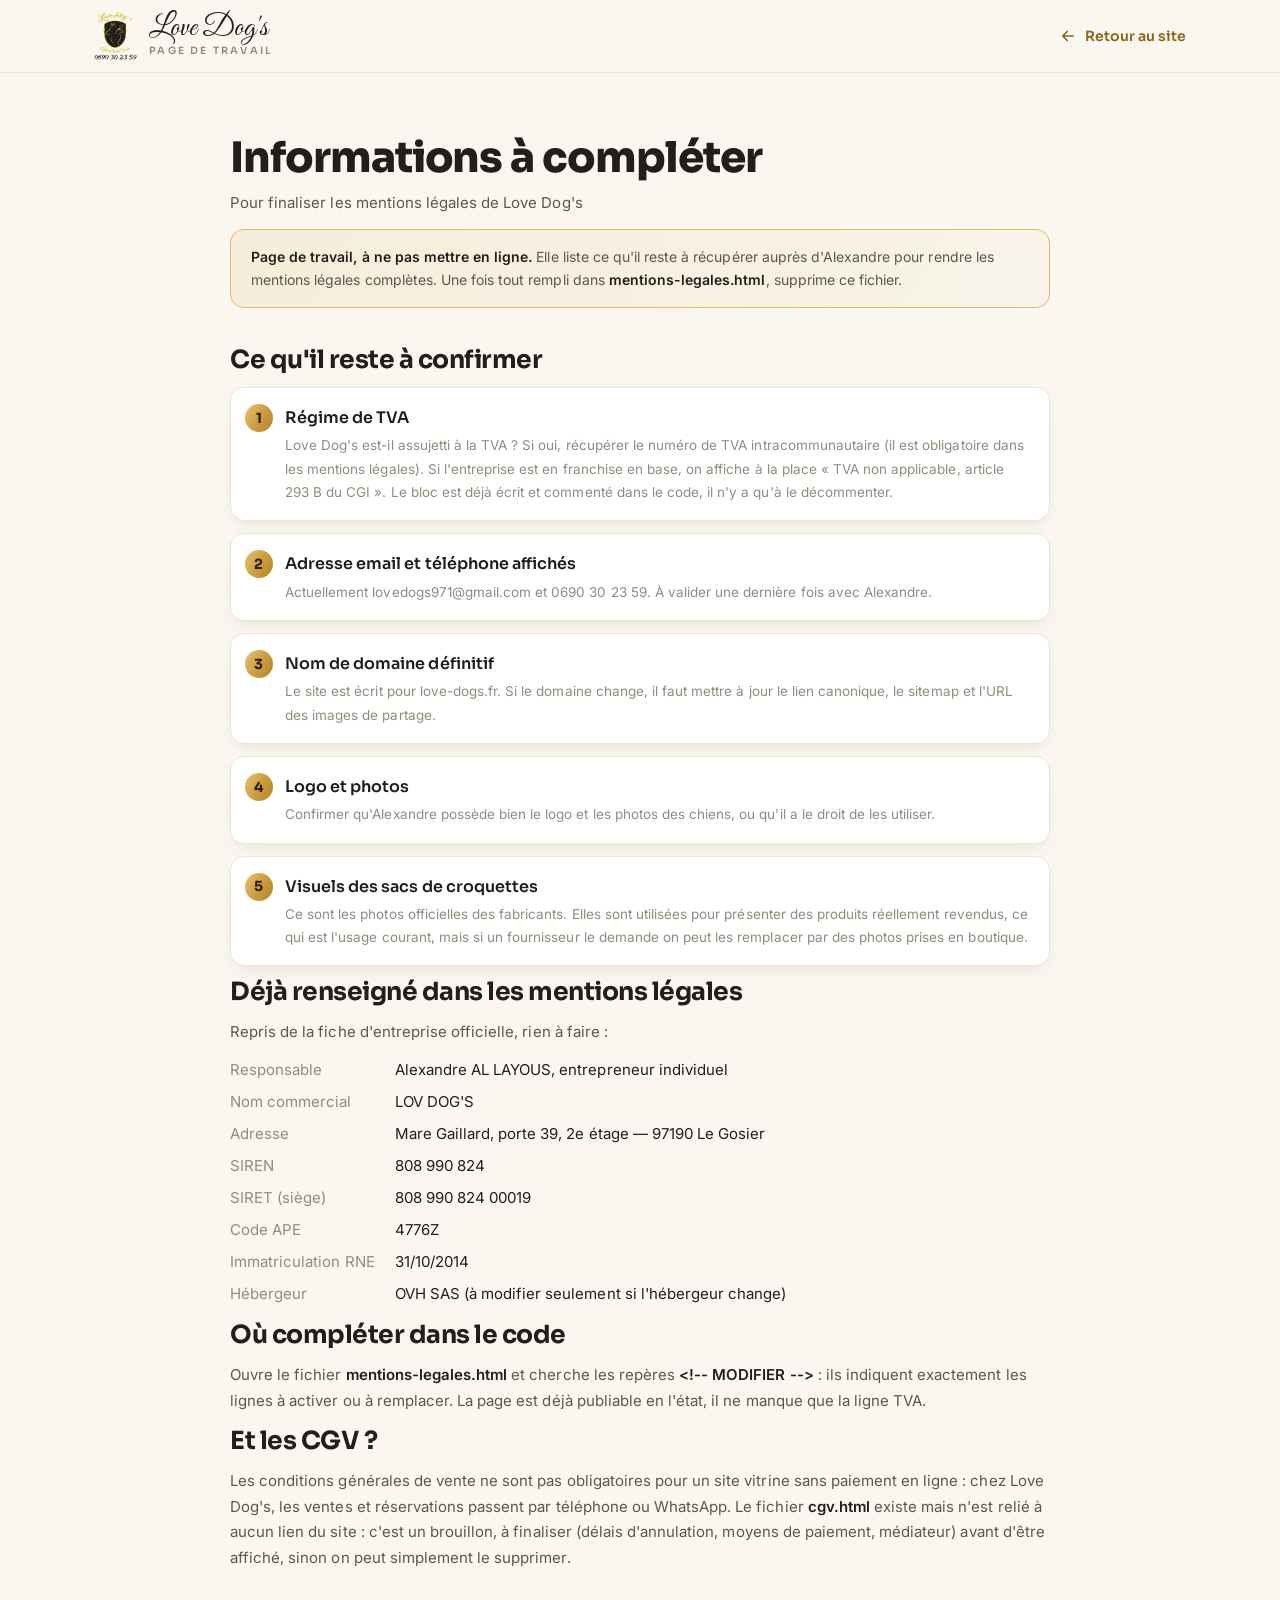
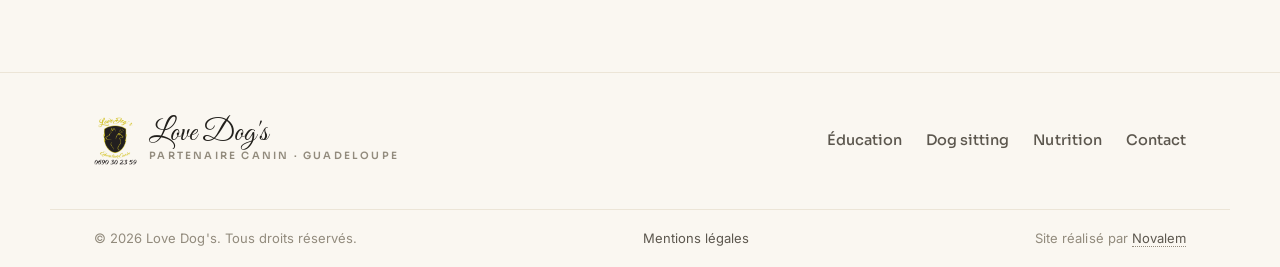
<file: infos-a-completer.html>
<!doctype html>
<html lang="fr">
<head>
  <meta charset="utf-8" />
  <meta name="viewport" content="width=device-width, initial-scale=1" />
  <title>Infos à compléter · Love Dog's</title>
  <meta name="description" content="Page de travail : informations à récupérer pour les mentions légales." />
  <meta name="robots" content="noindex,nofollow" />
  <link rel="icon" type="image/png" href="favicon.png" />
  <link rel="preconnect" href="https://fonts.googleapis.com" />
  <link rel="preconnect" href="https://fonts.gstatic.com" crossorigin />
  <link href="https://fonts.googleapis.com/css2?family=Sora:wght@400;600;700;800&family=Inter:wght@400;500;600&family=Great+Vibes&display=swap" rel="stylesheet" />
  <link rel="stylesheet" href="css/style.css" />
  <style>
    .q{ list-style:none; padding:0; margin:0 0 8px; counter-reset:q; }
    .q > li{ position:relative; padding:16px 18px 16px 54px; margin-bottom:12px; border:1px solid var(--line); border-radius:14px; background:var(--surface); box-shadow:var(--sh-s); }
    .q > li::before{ counter-increment:q; content:counter(q); position:absolute; left:14px; top:16px; width:28px; height:28px; display:grid; place-items:center; border-radius:50%; background:var(--grad-gold); color:#2a1f08; font-family:"Sora",sans-serif; font-weight:700; font-size:14px; }
    .q b{ display:block; font-family:"Sora",sans-serif; font-weight:600; font-size:16px; color:var(--ink); margin-bottom:3px; }
    .q small{ display:block; font-size:13.5px; color:var(--ink-3); }
  </style>
</head>
<body>
  <!-- =====================================================================
       PAGE DE TRAVAIL INTERNE - NE PAS METTRE EN LIGNE.
       Sert uniquement à récupérer les infos manquantes auprès de Love Dog's.
       Supprime ce fichier (infos-a-completer.html) une fois tout complété.
       ===================================================================== -->
  <header class="legal-header">
    <div class="wrap">
      <a href="index.html" class="brand">
        <span class="brand-badge"><img src="assets/logo.png" alt="Logo Love Dog's" /></span>
        <span class="brand-txt"><span class="brand-name">Love Dog's</span><span class="brand-tag">Page de travail</span></span>
      </a>
      <a href="index.html" class="legal-back"><svg viewBox="0 0 24 24" aria-hidden="true" fill="none" stroke="currentColor" stroke-width="2.2" stroke-linecap="round" stroke-linejoin="round"><path d="M5 12h14M13 6l6 6-6 6"/></svg>Retour au site</a>
    </div>
  </header>

  <main class="wrap legal-main">
    <h1>Informations à compléter</h1>
    <p class="legal-updated">Pour finaliser les mentions légales de Love Dog's</p>
    <div class="legal-note"><strong>Page de travail, à ne pas mettre en ligne.</strong> Elle liste ce qu'il reste à récupérer auprès d'Alexandre pour rendre les mentions légales complètes. Une fois tout rempli dans <strong>mentions-legales.html</strong>, supprime ce fichier.</div>

    <section>
      <h2>Ce qu'il reste à confirmer</h2>
      <ol class="q">
        <li><b>Régime de TVA</b><small>Love Dog's est-il assujetti à la TVA ? Si oui, récupérer le numéro de TVA intracommunautaire (il est obligatoire dans les mentions légales). Si l'entreprise est en franchise en base, on affiche à la place « TVA non applicable, article 293 B du CGI ». Le bloc est déjà écrit et commenté dans le code, il n'y a qu'à le décommenter.</small></li>
        <li><b>Adresse email et téléphone affichés</b><small>Actuellement lovedogs971@gmail.com et 0690 30 23 59. À valider une dernière fois avec Alexandre.</small></li>
        <li><b>Nom de domaine définitif</b><small>Le site est écrit pour love-dogs.fr. Si le domaine change, il faut mettre à jour le lien canonique, le sitemap et l'URL des images de partage.</small></li>
        <li><b>Logo et photos</b><small>Confirmer qu'Alexandre possède bien le logo et les photos des chiens, ou qu'il a le droit de les utiliser.</small></li>
        <li><b>Visuels des sacs de croquettes</b><small>Ce sont les photos officielles des fabricants. Elles sont utilisées pour présenter des produits réellement revendus, ce qui est l'usage courant, mais si un fournisseur le demande on peut les remplacer par des photos prises en boutique.</small></li>
      </ol>
    </section>

    <section>
      <h2>Déjà renseigné dans les mentions légales</h2>
      <p>Repris de la fiche d'entreprise officielle, rien à faire :</p>
      <dl class="legal-dl">
        <dt>Responsable</dt><dd>Alexandre AL LAYOUS, entrepreneur individuel</dd>
        <dt>Nom commercial</dt><dd>LOV DOG'S</dd>
        <dt>Adresse</dt><dd>Mare Gaillard, porte 39, 2e étage — 97190 Le Gosier</dd>
        <dt>SIREN</dt><dd>808 990 824</dd>
        <dt>SIRET (siège)</dt><dd>808 990 824 00019</dd>
        <dt>Code APE</dt><dd>4776Z</dd>
        <dt>Immatriculation RNE</dt><dd>31/10/2014</dd>
        <dt>Hébergeur</dt><dd>OVH SAS (à modifier seulement si l'hébergeur change)</dd>
      </dl>
    </section>

    <section>
      <h2>Où compléter dans le code</h2>
      <p>Ouvre le fichier <strong>mentions-legales.html</strong> et cherche les repères <strong>&lt;!-- MODIFIER --&gt;</strong> : ils indiquent exactement les lignes à activer ou à remplacer. La page est déjà publiable en l'état, il ne manque que la ligne TVA.</p>
    </section>

    <section>
      <h2>Et les CGV ?</h2>
      <p>Les conditions générales de vente ne sont pas obligatoires pour un site vitrine sans paiement en ligne : chez Love Dog's, les ventes et réservations passent par téléphone ou WhatsApp. Le fichier <strong>cgv.html</strong> existe mais n'est relié à aucun lien du site : c'est un brouillon, à finaliser (délais d'annulation, moyens de paiement, médiateur) avant d'être affiché, sinon on peut simplement le supprimer.</p>
    </section>

  </main>

  <footer class="ftr">
    <div class="wrap ftr-in">
      <a href="index.html" class="brand">
        <span class="brand-badge"><img src="assets/logo.png" alt="Logo Love Dog's" /></span>
        <span class="brand-txt"><span class="brand-name">Love Dog's</span><span class="brand-tag">Partenaire canin · Guadeloupe</span></span>
      </a>
      <nav class="ftr-nav" aria-label="Liens de pied de page">
        <a href="index.html#education">Éducation</a><a href="index.html#sitting">Dog sitting</a><a href="index.html#nutrition">Nutrition</a><a href="index.html#contact">Contact</a>
      </nav>
    </div>
    <div class="ftr-bottom wrap">
      <p>© <span id="year"></span> Love Dog's. Tous droits réservés.</p>
      <nav class="ftr-legal" aria-label="Pages légales">
        <a href="mentions-legales.html">Mentions légales</a>
      </nav>
      <p class="credit">Site réalisé par <a href="https://novalem-recrutement.fr" target="_blank" rel="noopener">Novalem</a></p>
    </div>
  </footer>
  <script>document.getElementById('year').textContent=new Date().getFullYear();</script>
</body>
</html>
</file>
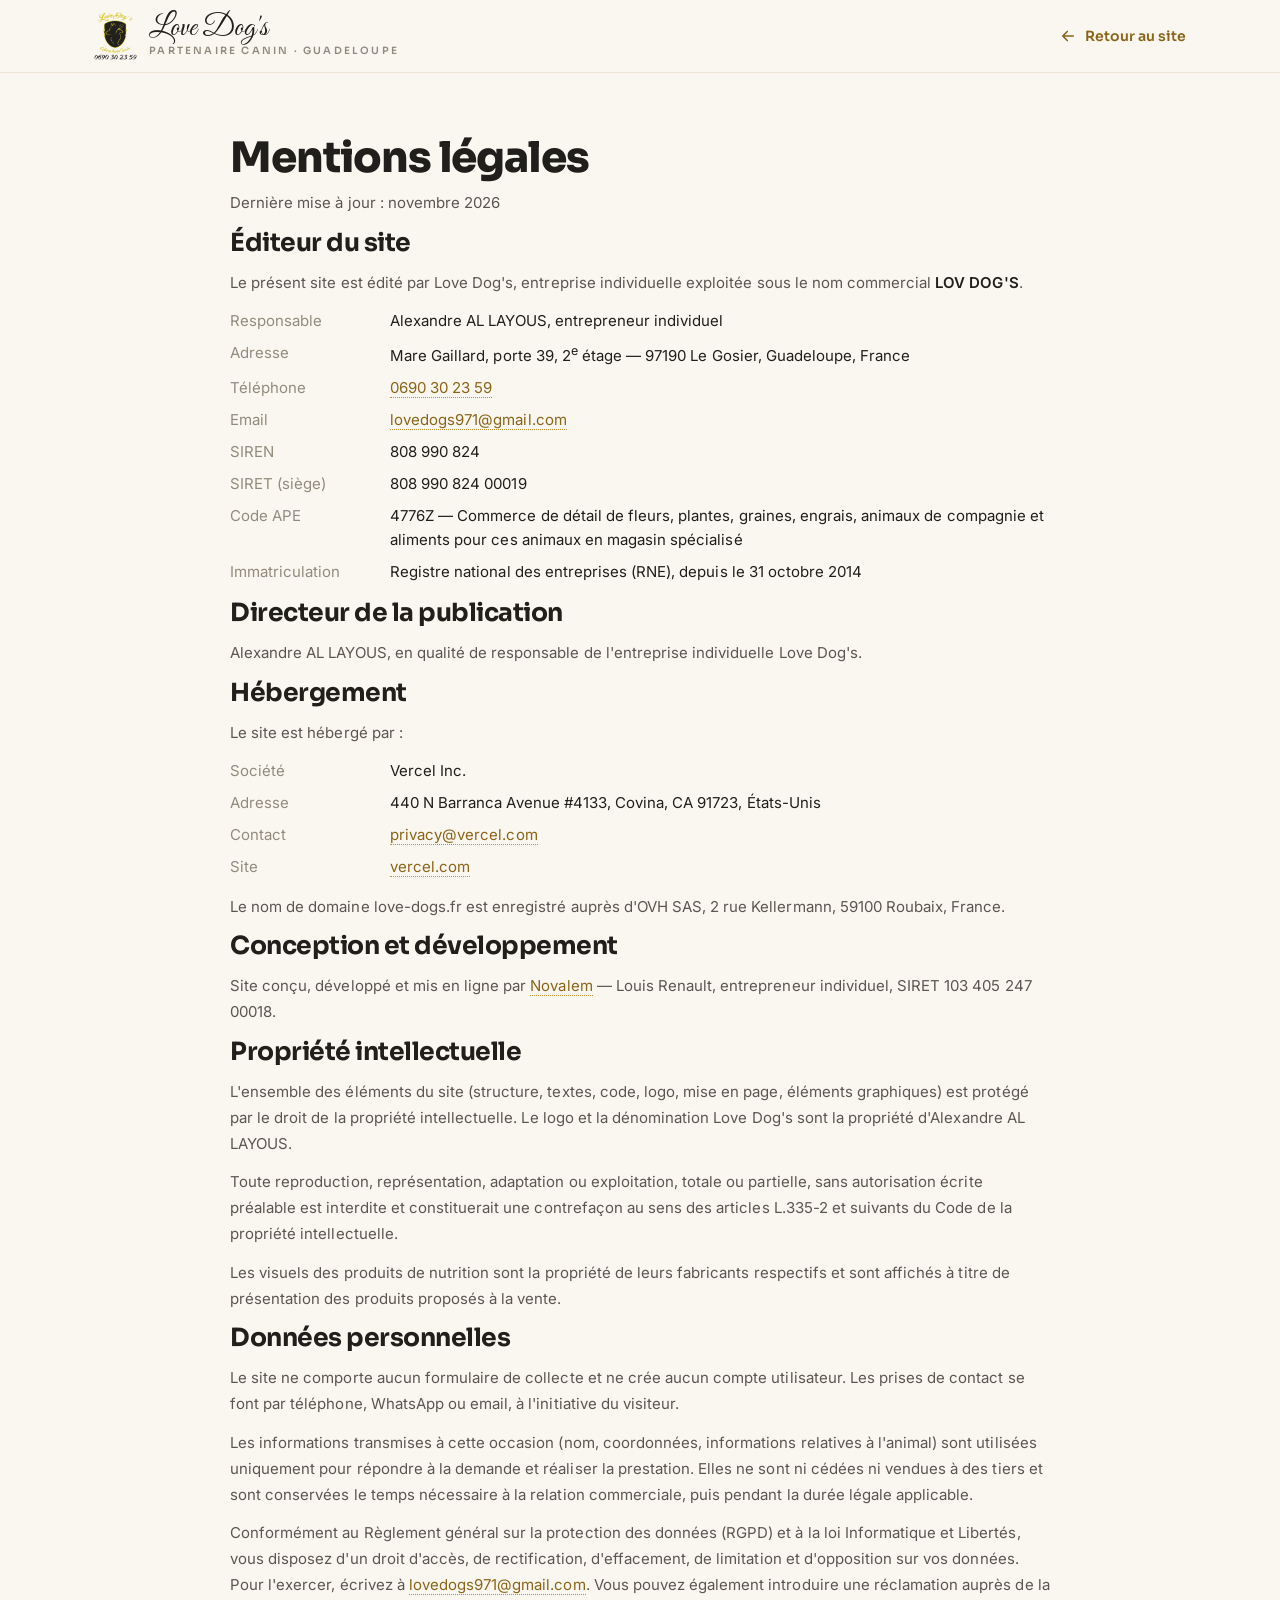
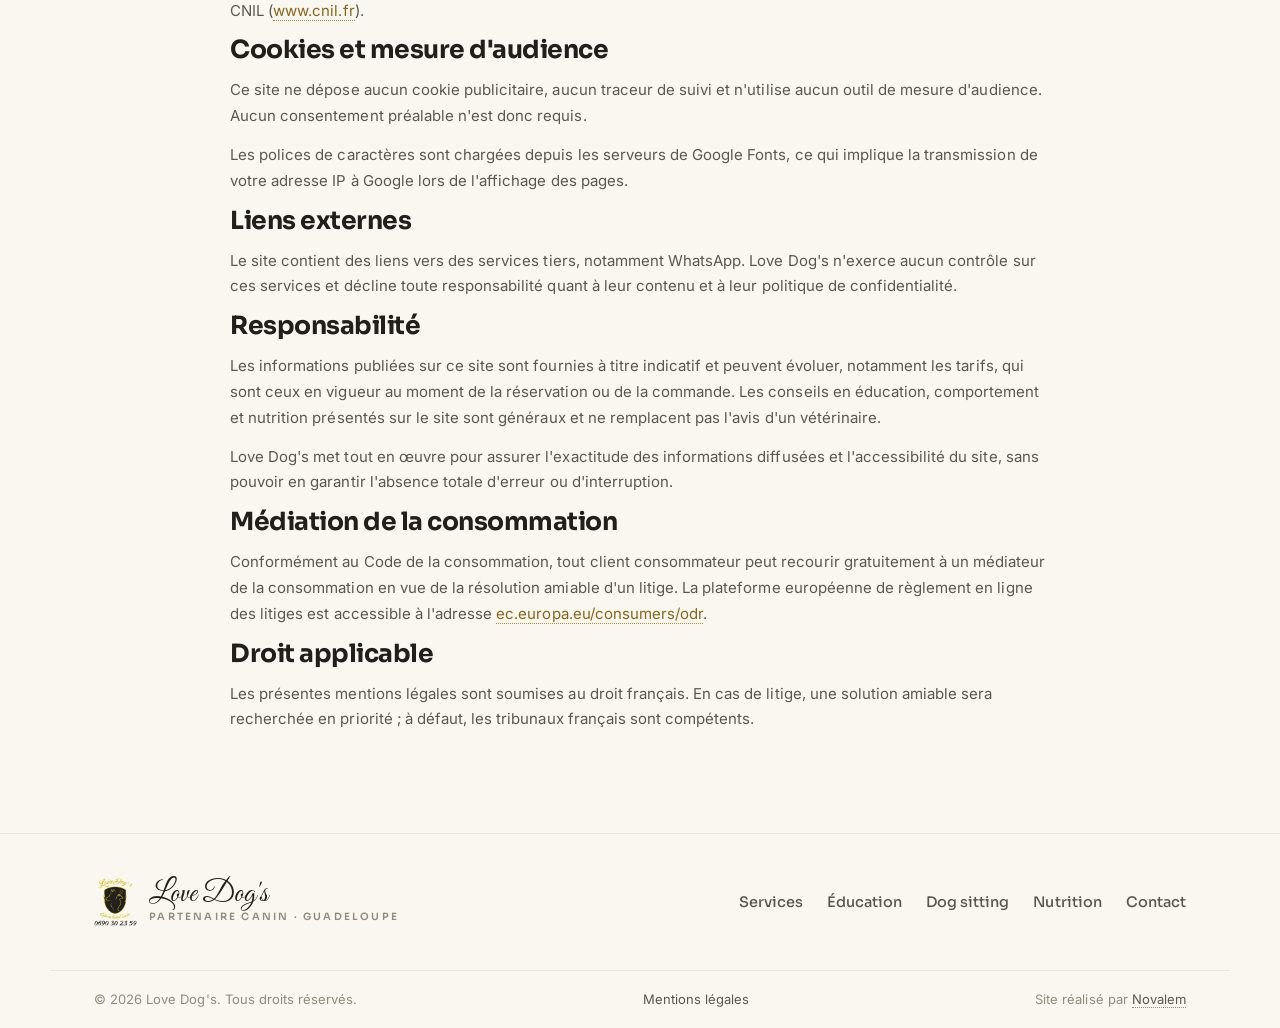
<file: mentions-legales.html>
<!doctype html>
<html lang="fr">
<head>
  <meta charset="utf-8" />
  <meta name="viewport" content="width=device-width, initial-scale=1" />
  <title>Mentions légales · Love Dog's</title>
  <meta name="description" content="Mentions légales du site Love Dog's : éditeur, hébergeur, propriété intellectuelle et données personnelles." />
  <meta name="robots" content="index,follow" />
  <link rel="canonical" href="https://www.love-dogs.fr/mentions-legales.html" />
  <link rel="icon" type="image/png" href="favicon.png" />
  <link rel="preconnect" href="https://fonts.googleapis.com" />
  <link rel="preconnect" href="https://fonts.gstatic.com" crossorigin />
  <link href="https://fonts.googleapis.com/css2?family=Sora:wght@400;600;700;800&family=Inter:wght@400;500;600&family=Great+Vibes&display=swap" rel="stylesheet" />
  <link rel="stylesheet" href="css/style.css" />
</head>
<body>
  <header class="legal-header">
    <div class="wrap">
      <a href="index.html" class="brand">
        <span class="brand-badge"><img src="assets/logo.png" alt="Logo Love Dog's" /></span>
        <span class="brand-txt"><span class="brand-name">Love Dog's</span><span class="brand-tag">Partenaire canin · Guadeloupe</span></span>
      </a>
      <a href="index.html" class="legal-back"><svg viewBox="0 0 24 24" aria-hidden="true" fill="none" stroke="currentColor" stroke-width="2.2" stroke-linecap="round" stroke-linejoin="round"><path d="M5 12h14M13 6l6 6-6 6"/></svg>Retour au site</a>
    </div>
  </header>

  <main class="wrap legal-main">
    <h1>Mentions légales</h1>
    <p class="legal-updated">Dernière mise à jour : novembre 2026</p>

    <section>
      <h2>Éditeur du site</h2>
      <p>Le présent site est édité par Love Dog's, entreprise individuelle exploitée sous le nom commercial <strong>LOV DOG'S</strong>.</p>
      <dl class="legal-dl">
        <dt>Responsable</dt><dd>Alexandre AL LAYOUS, entrepreneur individuel</dd>
        <dt>Adresse</dt><dd>Mare Gaillard, porte 39, 2<sup>e</sup> étage — 97190 Le Gosier, Guadeloupe, France</dd>
        <dt>Téléphone</dt><dd><a href="tel:+590690302359">0690 30 23 59</a></dd>
        <dt>Email</dt><dd><a href="mailto:lovedogs971@gmail.com">lovedogs971@gmail.com</a></dd>
        <dt>SIREN</dt><dd>808 990 824</dd>
        <dt>SIRET (siège)</dt><dd>808 990 824 00019</dd>
        <dt>Code APE</dt><dd>4776Z — Commerce de détail de fleurs, plantes, graines, engrais, animaux de compagnie et aliments pour ces animaux en magasin spécialisé</dd>
        <dt>Immatriculation</dt><dd>Registre national des entreprises (RNE), depuis le 31 octobre 2014</dd>
        <!-- MODIFIER : si Love Dog's est assujetti à la TVA, décommenter la ligne ci-dessous et renseigner le numéro.
             Si l'entreprise bénéficie de la franchise en base, remplacer par : <dt>TVA</dt><dd>TVA non applicable, article 293 B du CGI</dd>
        <dt>TVA intracommunautaire</dt><dd>FR00 808 990 824</dd>
        -->
      </dl>
    </section>

    <section>
      <h2>Directeur de la publication</h2>
      <p>Alexandre AL LAYOUS, en qualité de responsable de l'entreprise individuelle Love Dog's.</p>
    </section>

    <section>
      <h2>Hébergement</h2>
      <p>Le site est hébergé par :</p>
      <dl class="legal-dl">
        <dt>Société</dt><dd>Vercel Inc.</dd>
        <dt>Adresse</dt><dd>440 N Barranca Avenue #4133, Covina, CA 91723, États-Unis</dd>
        <dt>Contact</dt><dd><a href="mailto:privacy@vercel.com">privacy@vercel.com</a></dd>
        <dt>Site</dt><dd><a href="https://vercel.com" target="_blank" rel="noopener">vercel.com</a></dd>
      </dl>
      <p>Le nom de domaine love-dogs.fr est enregistré auprès d'OVH SAS, 2 rue Kellermann, 59100 Roubaix, France.</p>
    </section>

    <section>
      <h2>Conception et développement</h2>
      <p>Site conçu, développé et mis en ligne par <a href="https://novalem-recrutement.fr" target="_blank" rel="noopener">Novalem</a> — Louis Renault, entrepreneur individuel, SIRET 103 405 247 00018.</p>
    </section>

    <section>
      <h2>Propriété intellectuelle</h2>
      <p>L'ensemble des éléments du site (structure, textes, code, logo, mise en page, éléments graphiques) est protégé par le droit de la propriété intellectuelle. Le logo et la dénomination Love Dog's sont la propriété d'Alexandre AL LAYOUS.</p>
      <p>Toute reproduction, représentation, adaptation ou exploitation, totale ou partielle, sans autorisation écrite préalable est interdite et constituerait une contrefaçon au sens des articles L.335-2 et suivants du Code de la propriété intellectuelle.</p>
      <p>Les visuels des produits de nutrition sont la propriété de leurs fabricants respectifs et sont affichés à titre de présentation des produits proposés à la vente.</p>
    </section>

    <section>
      <h2>Données personnelles</h2>
      <p>Le site ne comporte aucun formulaire de collecte et ne crée aucun compte utilisateur. Les prises de contact se font par téléphone, WhatsApp ou email, à l'initiative du visiteur.</p>
      <p>Les informations transmises à cette occasion (nom, coordonnées, informations relatives à l'animal) sont utilisées uniquement pour répondre à la demande et réaliser la prestation. Elles ne sont ni cédées ni vendues à des tiers et sont conservées le temps nécessaire à la relation commerciale, puis pendant la durée légale applicable.</p>
      <p>Conformément au Règlement général sur la protection des données (RGPD) et à la loi Informatique et Libertés, vous disposez d'un droit d'accès, de rectification, d'effacement, de limitation et d'opposition sur vos données. Pour l'exercer, écrivez à <a href="mailto:lovedogs971@gmail.com">lovedogs971@gmail.com</a>. Vous pouvez également introduire une réclamation auprès de la CNIL (<a href="https://www.cnil.fr" target="_blank" rel="noopener">www.cnil.fr</a>).</p>
    </section>

    <section>
      <h2>Cookies et mesure d'audience</h2>
      <p>Ce site ne dépose aucun cookie publicitaire, aucun traceur de suivi et n'utilise aucun outil de mesure d'audience. Aucun consentement préalable n'est donc requis.</p>
      <p>Les polices de caractères sont chargées depuis les serveurs de Google Fonts, ce qui implique la transmission de votre adresse IP à Google lors de l'affichage des pages.</p>
    </section>

    <section>
      <h2>Liens externes</h2>
      <p>Le site contient des liens vers des services tiers, notamment WhatsApp. Love Dog's n'exerce aucun contrôle sur ces services et décline toute responsabilité quant à leur contenu et à leur politique de confidentialité.</p>
    </section>

    <section>
      <h2>Responsabilité</h2>
      <p>Les informations publiées sur ce site sont fournies à titre indicatif et peuvent évoluer, notamment les tarifs, qui sont ceux en vigueur au moment de la réservation ou de la commande. Les conseils en éducation, comportement et nutrition présentés sur le site sont généraux et ne remplacent pas l'avis d'un vétérinaire.</p>
      <p>Love Dog's met tout en œuvre pour assurer l'exactitude des informations diffusées et l'accessibilité du site, sans pouvoir en garantir l'absence totale d'erreur ou d'interruption.</p>
    </section>

    <section>
      <h2>Médiation de la consommation</h2>
      <p>Conformément au Code de la consommation, tout client consommateur peut recourir gratuitement à un médiateur de la consommation en vue de la résolution amiable d'un litige. La plateforme européenne de règlement en ligne des litiges est accessible à l'adresse <a href="https://ec.europa.eu/consumers/odr" target="_blank" rel="noopener">ec.europa.eu/consumers/odr</a>.</p>
    </section>

    <section>
      <h2>Droit applicable</h2>
      <p>Les présentes mentions légales sont soumises au droit français. En cas de litige, une solution amiable sera recherchée en priorité ; à défaut, les tribunaux français sont compétents.</p>
    </section>
  </main>

  <footer class="ftr">
    <div class="wrap ftr-in">
      <a href="index.html" class="brand">
        <span class="brand-badge"><img src="assets/logo.png" alt="Logo Love Dog's" /></span>
        <span class="brand-txt"><span class="brand-name">Love Dog's</span><span class="brand-tag">Partenaire canin · Guadeloupe</span></span>
      </a>
      <nav class="ftr-nav" aria-label="Liens de pied de page">
        <a href="index.html#services">Services</a><a href="index.html#education">Éducation</a><a href="index.html#sitting">Dog sitting</a><a href="index.html#nutrition">Nutrition</a><a href="index.html#contact">Contact</a>
      </nav>
    </div>
    <div class="ftr-bottom wrap">
      <p>© <span id="year"></span> Love Dog's. Tous droits réservés.</p>
      <nav class="ftr-legal" aria-label="Pages légales">
        <a href="mentions-legales.html">Mentions légales</a>
      </nav>
      <p class="credit">Site réalisé par <a href="https://novalem-recrutement.fr" target="_blank" rel="noopener">Novalem</a></p>
    </div>
  </footer>
  <script>document.getElementById('year').textContent=new Date().getFullYear();</script>
</body>
</html>
</file>
<file: css/style.css>
/* =========================================================
   LOVE DOG'S — design clair, aéré, moderne
   Fond porcelaine chaud · accents or & anthracite · motif patte
   ========================================================= */

:root{
  --bg:        #faf7f1;   /* porcelaine chaude */
  --bg-2:      #f2ebdf;   /* bande sable douce */
  --surface:   #ffffff;
  --ink:       #211f1b;   /* anthracite chaud */
  --ink-2:     #5c574e;
  --ink-3:     #928b7d;
  --line:      #ece5d7;
  --line-2:    #e2d9c7;

  --gold:      #bd8f2e;
  --gold-2:    #e0ba61;
  --gold-3:    #f2d894;
  --gold-deep: #8a6417;
  --grad-gold: linear-gradient(120deg,#e6c473 0%,#cd9d3c 52%,#b3842a 100%);

  --peach-1:   #fce7c9;
  --peach-2:   #f6d6a6;
  --peach-3:   #efc79f;

  --r:   16px;
  --r-lg:24px;
  --r-xl:34px;
  --pill:999px;

  --wrap: 1180px;
  --px: clamp(20px,5vw,44px);
  --sp: clamp(72px,10vw,132px);

  --sh-s: 0 6px 18px -8px rgba(90,70,30,.20);
  --sh-m: 0 22px 48px -22px rgba(90,70,30,.30);
  --sh-l: 0 40px 80px -34px rgba(80,60,25,.40);
  --sh-gold: 0 16px 34px -14px rgba(189,143,46,.48);

  --ease: cubic-bezier(.22,.68,.36,1);
}

*,*::before,*::after{ box-sizing:border-box; }
html{ scroll-behavior:smooth; -webkit-text-size-adjust:100%; }
@media (prefers-reduced-motion:reduce){ html{ scroll-behavior:auto; } }

body{
  margin:0; background:var(--bg); color:var(--ink);
  font-family:"Inter",system-ui,-apple-system,sans-serif;
  font-size:16.5px; line-height:1.6; letter-spacing:.002em;
  -webkit-font-smoothing:antialiased; overflow-x:hidden;
}
img,svg{ display:block; max-width:100%; }
a{ color:inherit; text-decoration:none; }
h1,h2,h3{ font-family:"Sora",sans-serif; font-weight:700; margin:0; line-height:1.08; letter-spacing:-.02em; }
p{ margin:0; }

.wrap{ width:100%; max-width:var(--wrap); margin-inline:auto; padding-inline:var(--px); }
.ico{ width:1.15em; height:1.15em; flex:none; fill:none; stroke:currentColor; stroke-width:2; stroke-linecap:round; stroke-linejoin:round; }
.accent{ color:var(--gold); }
:focus-visible{ outline:2.5px solid var(--gold); outline-offset:3px; border-radius:6px; }

.skip-link{ position:absolute; left:50%; top:-60px; transform:translateX(-50%); background:var(--ink); color:#fff; padding:10px 18px; border-radius:0 0 12px 12px; font-weight:600; z-index:1000; transition:top .2s; }
.skip-link:focus{ top:0; }

/* ---------- Boutons ---------- */
.btn{
  display:inline-flex; align-items:center; gap:10px; position:relative; overflow:hidden;
  font-family:"Sora",sans-serif; font-weight:600; font-size:15px; letter-spacing:.005em;
  padding:14px 26px; border-radius:var(--pill); cursor:pointer; border:1.5px solid transparent;
  transition:transform .22s var(--ease), box-shadow .28s var(--ease), background .25s, color .25s, border-color .25s;
}
.btn .ico{ width:19px; height:19px; }
.btn:active{ transform:translateY(1px) scale(.98); }

.btn-primary{ background:var(--grad-gold); color:#2a1f08; box-shadow:var(--sh-gold); }
.btn-primary:hover{ transform:translateY(-2px); box-shadow:0 22px 42px -14px rgba(189,143,46,.6); }
.btn-primary .paw-btn{ width:0; height:19px; opacity:0; margin-left:-10px; fill:#2a1f08; stroke:none; transition:width .28s var(--ease), opacity .28s var(--ease), margin .28s var(--ease); }
.btn-primary:hover .paw-btn{ width:19px; opacity:1; margin-left:0; }

.btn-soft{ background:var(--surface); color:var(--ink); border-color:var(--line-2); box-shadow:var(--sh-s); }
.btn-soft:hover{ transform:translateY(-2px); border-color:var(--gold-2); color:var(--gold-deep); box-shadow:var(--sh-m); }
.btn-soft .ico{ color:#25d366; }

/* ---------- En-tête ---------- */
.hdr{ position:fixed; inset:0 0 auto 0; z-index:100; transition:background .3s, box-shadow .3s, border-color .3s; border-bottom:1px solid transparent; }
.hdr.scrolled{ background:rgba(250,247,241,.86); backdrop-filter:blur(14px) saturate(1.3); border-bottom-color:var(--line); box-shadow:0 8px 26px -20px rgba(80,60,25,.4); }
.hdr-in{ display:flex; align-items:center; gap:20px; height:76px; }

.brand{ display:flex; align-items:center; gap:12px; margin-right:auto; }
.brand-badge{ display:grid; place-items:center; height:48px; flex:none; }
.brand-badge img{ height:48px; width:auto; display:block; }
.brand-txt{ display:flex; flex-direction:column; line-height:1; }
.brand-name{ font-family:"Great Vibes",cursive; font-size:30px; color:var(--ink); line-height:.85; }
.brand-tag{ font-family:"Sora",sans-serif; font-weight:600; font-size:10px; letter-spacing:.22em; text-transform:uppercase; color:var(--ink-3); margin-top:4px; }

.nav{ display:flex; align-items:center; gap:2px; }
.nav-link{ position:relative; font-family:"Sora",sans-serif; font-weight:500; font-size:15px; padding:9px 15px; color:var(--ink-2); border-radius:var(--pill); transition:color .2s; }
.nav-link::after{ content:""; position:absolute; left:15px; right:15px; bottom:5px; height:2px; border-radius:2px; background:var(--grad-gold); transform:scaleX(0); transform-origin:left; transition:transform .3s var(--ease); }
.nav-link:hover, .nav-link.active{ color:var(--ink); }
.nav-link:hover::after, .nav-link.active::after{ transform:scaleX(1); }
.hdr-cta{ padding:11px 20px; }

.burger{ display:none; width:46px; height:46px; background:var(--surface); border:1.5px solid var(--line-2); border-radius:13px; cursor:pointer; box-shadow:var(--sh-s); }
.burger span{ display:block; width:20px; height:2px; background:var(--ink); margin:4px auto; border-radius:2px; transition:transform .3s, opacity .2s; }
.burger[aria-expanded="true"] span:nth-child(1){ transform:translateY(6px) rotate(45deg); }
.burger[aria-expanded="true"] span:nth-child(2){ opacity:0; }
.burger[aria-expanded="true"] span:nth-child(3){ transform:translateY(-6px) rotate(-45deg); }

/* ---------- Héro ---------- */
.hero{ position:relative; padding-top:clamp(120px,15vh,168px); padding-bottom:clamp(46px,7vw,72px); overflow:hidden; }
.hero-glow{ position:absolute; top:-8%; right:-6%; width:760px; height:760px; max-width:100vw; background:radial-gradient(circle,rgba(224,186,97,.24),rgba(224,186,97,.07) 42%,transparent 68%); pointer-events:none; z-index:0; }
.hero-in{ position:relative; z-index:2; display:grid; grid-template-columns:1.02fr .98fr; gap:clamp(30px,5vw,64px); align-items:center; }

.eyebrow{ display:inline-flex; align-items:center; gap:9px; padding:8px 15px 8px 12px; border-radius:var(--pill); background:var(--surface); border:1px solid var(--line-2); box-shadow:var(--sh-s); font-family:"Sora",sans-serif; font-weight:600; font-size:13px; color:var(--ink-2); margin-bottom:26px; }
.eyebrow .ico{ width:17px; height:17px; color:var(--gold); fill:var(--gold); stroke:none; }

.hero-title{ font-size:clamp(42px,6.6vw,76px); font-weight:800; letter-spacing:-.03em; margin-bottom:22px; }
.hero-sub{ font-size:clamp(16px,1.7vw,19px); color:var(--ink-2); max-width:490px; margin-bottom:32px; }
.hero-cta{ display:flex; flex-wrap:wrap; gap:14px; margin-bottom:30px; }
.hero-tags{ list-style:none; margin:0; padding:0; display:flex; flex-wrap:wrap; gap:10px 22px; }
.hero-tags li{ display:inline-flex; align-items:center; gap:8px; font-size:14.5px; font-weight:500; color:var(--ink-2); }
.hero-tags .ico{ width:19px; height:19px; color:var(--gold); stroke-width:2.6; }

/* visuel héro */
.hero-visual{ position:relative; }
.photo{ position:relative; margin:0; border-radius:var(--r-xl); overflow:hidden; box-shadow:var(--sh-l); border:1px solid rgba(255,255,255,.6); }
.photo-hint{ position:absolute; z-index:2; left:50%; bottom:18px; transform:translateX(-50%); display:inline-flex; align-items:center; gap:8px; padding:7px 14px; border-radius:var(--pill); background:rgba(33,31,27,.42); color:#fff; backdrop-filter:blur(6px); font-size:12.5px; font-weight:500; letter-spacing:.01em; white-space:nowrap; }
.photo-hint svg{ width:16px; height:16px; fill:none; stroke:currentColor; stroke-width:2; stroke-linecap:round; stroke-linejoin:round; }
/* fonds "placeholder" chaleureux (remplacés par de vraies photos, cf README) */
.photo-hero{ aspect-ratio:4/4.4; background:url("../assets/hero.jpg") center/cover no-repeat; }
.photo-edu{ min-height:440px; background:url("../assets/education.jpg") center 40%/cover no-repeat; }
.photo-sit{ min-height:360px; background:url("../assets/sitting.jpg") center/cover no-repeat; }

.float-card{ position:absolute; display:flex; align-items:center; gap:12px; padding:14px 18px; border-radius:18px; background:var(--surface); box-shadow:var(--sh-m); border:1px solid var(--line); }
.float-card b{ display:block; font-family:"Sora",sans-serif; font-size:20px; line-height:1; color:var(--ink); }
.float-card small{ font-size:12px; color:var(--ink-3); }
.fc-ico{ display:grid; place-items:center; width:38px; height:38px; border-radius:11px; background:linear-gradient(135deg,var(--gold-3),var(--gold-2)); color:#2a1f08; flex:none; }
.fc-ico svg{ width:20px; height:20px; fill:currentColor; stroke:none; }
.float-1{ top:22px; left:-26px; animation:floaty 5s ease-in-out infinite; }
.float-2{ bottom:34px; right:-24px; animation:floaty 5.6s ease-in-out infinite .6s; }
@keyframes floaty{ 0%,100%{ transform:translateY(0); } 50%{ transform:translateY(-9px); } }

/* bandeau 3 services dans le header */
.hero-services{ display:grid; grid-template-columns:repeat(3,1fr); gap:16px; margin-top:clamp(38px,5vw,56px); position:relative; z-index:2; }
.hs{ position:relative; overflow:hidden; display:flex; align-items:center; gap:15px; padding:17px 20px; border-radius:18px; background:var(--surface); border:1px solid var(--line); box-shadow:var(--sh-s); transition:transform .3s var(--ease), box-shadow .3s, border-color .3s; }
.hs::after{ content:""; position:absolute; left:0; bottom:0; height:3px; width:100%; background:var(--grad-gold); transform:scaleX(0); transform-origin:left; transition:transform .35s var(--ease); }
.hs:hover{ transform:translateY(-5px); border-color:var(--gold-2); box-shadow:var(--sh-m); }
.hs:hover::after{ transform:scaleX(1); }
.hs-ico{ display:grid; place-items:center; width:50px; height:50px; flex:none; border-radius:14px; background:linear-gradient(150deg,#fbf1dc,#f1dfb6); color:var(--gold-deep); transition:transform .3s var(--ease); }
.hs-ico svg{ width:27px; height:27px; fill:none; stroke:currentColor; stroke-width:1.8; stroke-linecap:round; stroke-linejoin:round; }
.hs:hover .hs-ico{ transform:scale(1.08) rotate(-4deg); }
.hs-txt{ display:flex; flex-direction:column; line-height:1.25; flex:1; min-width:0; }
.hs-txt b{ font-family:"Sora",sans-serif; font-weight:600; font-size:16px; color:var(--ink); }
.hs-txt small{ font-size:13px; color:var(--ink-3); }
.hs-go{ width:20px; height:20px; flex:none; fill:none; stroke:var(--gold); stroke-width:2.2; stroke-linecap:round; stroke-linejoin:round; transition:transform .25s var(--ease); }
.hs:hover .hs-go{ transform:translateX(4px); }

/* ---------- Sections génériques ---------- */
.section{ padding-block:var(--sp); position:relative; }
.band{ background:linear-gradient(180deg,var(--bg-2),#f6f0e5); border-block:1px solid var(--line); }

.head{ max-width:640px; margin:0 auto clamp(42px,5vw,60px); text-align:center; }
.kicker{ display:inline-block; font-family:"Sora",sans-serif; font-weight:600; font-size:13px; letter-spacing:.16em; text-transform:uppercase; color:var(--gold-deep); margin-bottom:14px; padding:5px 13px; border-radius:var(--pill); background:rgba(189,143,46,.1); }
.kicker.gold{ color:var(--gold-3); background:rgba(224,186,97,.14); }
.h2{ font-size:clamp(30px,4.4vw,50px); font-weight:800; letter-spacing:-.03em; }
.h2.light{ color:#fff; }
.lead{ margin-top:16px; color:var(--ink-2); font-size:clamp(15.5px,1.6vw,18px); }
.lead.center{ margin-inline:auto; max-width:560px; }
.lead.light{ color:rgba(255,255,255,.72); }

/* séparateur pattes */
.paw-divider{ display:flex; justify-content:center; align-items:center; gap:16px; padding-block:6px; }
.paw-divider svg{ width:22px; height:22px; fill:var(--gold-2); opacity:.55; }
.paw-divider svg:nth-child(1){ opacity:.3; transform:rotate(-12deg) scale(.85); }
.paw-divider svg:nth-child(3){ opacity:.3; transform:rotate(12deg) scale(.85); }

/* ---------- Cartes services ---------- */
/* ---------- Services : cartes vedettes ---------- */
.services{ position:relative; }
.svc-grid{ display:grid; grid-template-columns:repeat(3,1fr); gap:24px; }
.svc{ position:relative; overflow:hidden; display:flex; flex-direction:column; border-radius:26px; background:var(--surface); border:1px solid var(--line); box-shadow:var(--sh-s); isolation:isolate; transition:transform .4s var(--ease), box-shadow .4s var(--ease), border-color .4s; }
.svc:hover{ transform:translateY(-12px); box-shadow:var(--sh-l); border-color:var(--gold-2); }

/* lueur dorée au survol */
.svc-glow{ position:absolute; top:-42%; left:50%; transform:translateX(-50%); width:360px; height:360px; border-radius:50%; background:radial-gradient(circle, rgba(224,186,97,.30), transparent 66%); opacity:0; transition:opacity .5s var(--ease); pointer-events:none; z-index:0; }
.svc:hover .svc-glow{ opacity:1; }

/* balayage lumineux au survol */
.svc::before{ content:""; position:absolute; top:0; left:-130%; width:75%; height:100%; background:linear-gradient(100deg, transparent, rgba(255,255,255,.55), transparent); transform:skewX(-16deg); transition:left .75s var(--ease); pointer-events:none; z-index:1; }
.svc:hover::before{ left:135%; }

/* liseré doré qui se remplit en bas */
.svc::after{ content:""; position:absolute; left:0; bottom:0; height:4px; width:100%; background:var(--grad-gold); transform:scaleX(0); transform-origin:left; transition:transform .5s var(--ease); z-index:2; }
.svc:hover::after{ transform:scaleX(1); }

/* médaillon + anneau conique animé */
.svc-top{ position:relative; z-index:2; display:grid; place-items:center; padding:34px 0 28px; background:linear-gradient(162deg,#fdf6e7 0%,#f8ebcd 100%); border-bottom:1px solid rgba(189,143,46,.15); overflow:hidden; }
.svc-paws{ position:absolute; inset:0; pointer-events:none; color:var(--gold); }
.svc-paws svg{ position:absolute; fill:currentColor; stroke:none; }
.svc-paws svg:nth-child(1){ width:124px; height:124px; right:-22px; bottom:-30px; transform:rotate(18deg); opacity:.10; }
.svc-paws svg:nth-child(2){ width:56px; height:56px; left:16px; top:12px; transform:rotate(-14deg); opacity:.12; }
.svc-paws svg:nth-child(3){ width:40px; height:40px; left:42%; bottom:8px; transform:rotate(9deg); opacity:.08; }
.svc-body{ position:relative; z-index:2; display:flex; flex-direction:column; flex:1; padding:26px 30px 32px; }
.svc-emblem{ position:relative; z-index:2; display:grid; place-items:center; width:80px; height:80px; border-radius:50%; background:linear-gradient(150deg,#fff,#fbf1dc); color:var(--gold-deep); box-shadow:0 10px 24px -12px rgba(189,143,46,.55); transition:transform .4s var(--ease); }
.svc-emblem svg{ position:relative; z-index:2; width:38px; height:38px; fill:none; stroke:currentColor; stroke-width:1.7; stroke-linecap:round; stroke-linejoin:round; transition:transform .45s var(--ease); }
.svc-emblem .ring{ position:absolute; inset:-4px; border-radius:50%; background:conic-gradient(from 0deg, var(--gold-2), var(--gold-3) 12%, transparent 34%, transparent 66%, var(--gold-2)); opacity:0; transition:opacity .4s var(--ease); }
.svc:hover .svc-emblem{ transform:scale(1.06); }
.svc:hover .svc-emblem svg{ transform:rotate(-6deg) scale(1.08); }
.svc:hover .svc-emblem .ring{ opacity:1; animation:spin 3.5s linear infinite; }

.svc-title{ position:relative; z-index:2; font-size:24px; margin-bottom:12px; }
.svc-desc{ position:relative; z-index:2; color:var(--ink-2); font-size:15px; line-height:1.6; margin-bottom:22px; }
.svc-points{ position:relative; z-index:2; list-style:none; margin:0 0 28px; padding:0; display:grid; gap:11px; flex:1 0 auto; }
.svc-points li{ display:flex; align-items:flex-start; gap:11px; font-size:14px; font-weight:500; color:var(--ink); }
.svc-points svg{ width:18px; height:18px; flex:none; fill:var(--gold); stroke:none; margin-top:1px; }
.svc-cta{ position:relative; z-index:2; align-self:flex-start; display:inline-flex; align-items:center; gap:9px; font-family:"Sora",sans-serif; font-weight:600; font-size:15px; color:#2a1f08; background:var(--grad-gold); padding:12px 24px; border-radius:var(--pill); box-shadow:var(--sh-gold); transition:transform .3s var(--ease), box-shadow .3s, gap .3s; }
.svc-cta svg{ width:18px; height:18px; fill:none; stroke:currentColor; stroke-width:2.2; stroke-linecap:round; stroke-linejoin:round; transition:transform .3s var(--ease); }
.svc:hover .svc-cta{ transform:translateY(-2px); box-shadow:0 20px 40px -14px rgba(189,143,46,.6); gap:13px; }
.svc:hover .svc-cta svg{ transform:translateX(4px); }
@keyframes spin{ to{ transform:rotate(360deg); } }

/* ---------- Split (éducation / sitting) ---------- */
.split{ display:grid; grid-template-columns:1fr 1fr; gap:clamp(32px,5vw,64px); align-items:stretch; }
.split-visual{ display:flex; }
.split-visual .photo{ flex:1 1 auto; width:100%; }
.split-copy .kicker{ margin-bottom:16px; }
.split-copy .h2{ margin-bottom:0; }
.split-copy .lead{ margin-bottom:28px; }
@media (min-width:861px){ .split-rev .split-visual{ order:2; } }

.steps{ list-style:none; margin:0 0 26px; padding:0; display:grid; gap:16px; }
.steps li{ display:flex; align-items:flex-start; gap:15px; }
.pnode{ display:grid; place-items:center; width:44px; height:44px; flex:none; border-radius:14px; background:linear-gradient(150deg,#fbf1dc,#f2e0b9); border:1px solid var(--line-2); box-shadow:var(--sh-s); }
.pnode svg{ width:22px; height:22px; fill:var(--gold); stroke:none; }
.steps b{ display:block; font-family:"Sora",sans-serif; font-weight:600; font-size:16px; color:var(--ink); }
.steps span{ font-size:14.5px; color:var(--ink-2); }

.chips{ display:flex; flex-wrap:wrap; gap:9px; margin-bottom:28px; }
.chip{ font-family:"Sora",sans-serif; font-weight:500; font-size:13.5px; padding:8px 15px; border-radius:var(--pill); background:var(--surface); border:1px solid var(--line-2); color:var(--ink-2); box-shadow:var(--sh-s); }

.row-cta{ display:flex; flex-wrap:wrap; align-items:center; gap:16px 22px; }

/* offre éducation mise en avant */
.edu-offer{ display:flex; align-items:center; gap:15px; padding:18px 22px; margin-bottom:22px; border-radius:18px; background:linear-gradient(120deg, rgba(224,186,97,.18), rgba(224,186,97,.05)); border:1px solid var(--gold-2); }
.edu-offer-ico{ display:grid; place-items:center; width:46px; height:46px; flex:none; border-radius:50%; background:var(--grad-gold); color:#2a1f08; box-shadow:var(--sh-gold); }
.edu-offer-ico svg{ width:24px; height:24px; fill:currentColor; stroke:none; }
.edu-offer-txt{ display:flex; flex-direction:column; gap:2px; }
.edu-offer-txt b{ font-family:"Sora",sans-serif; font-weight:700; font-size:17px; color:var(--ink); }
.edu-offer-txt span{ font-size:14px; color:var(--gold-deep); font-weight:500; }
.row-cta.center{ justify-content:center; }
.price-tag{ font-size:14.5px; color:var(--ink-2); }
.price-tag b{ font-family:"Sora",sans-serif; font-size:20px; color:var(--gold-deep); }

.mini-list{ list-style:none; margin:0 0 26px; padding:0; display:grid; gap:13px; }
.mini-list li{ display:flex; align-items:center; gap:12px; font-size:15.5px; color:var(--ink); }
.mini-list .ico{ width:22px; height:22px; color:var(--gold); flex:none; }

/* ---------- Tarifs dog sitting ---------- */
.pricing{ margin-top:clamp(48px,7vw,72px); }
.pricing-head{ text-align:center; max-width:560px; margin:0 auto clamp(30px,4vw,42px); }
.pricing-title{ font-size:clamp(24px,3.2vw,36px); font-weight:800; letter-spacing:-.02em; }
.pricing-sub{ margin-top:12px; color:var(--ink-2); font-size:clamp(15px,1.5vw,17px); }

.formulas{ display:grid; grid-template-columns:1fr 1fr; gap:20px; max-width:760px; margin:0 auto clamp(18px,2.5vw,24px); }
.formula{ position:relative; overflow:hidden; padding:34px 30px 30px; border-radius:24px; background:var(--surface); border:1px solid var(--line); box-shadow:var(--sh-s); text-align:center; transition:transform .35s var(--ease), box-shadow .35s, border-color .35s; }
.formula:hover{ transform:translateY(-7px); box-shadow:var(--sh-m); }
.formula.featured{ border-color:var(--gold-2); background:linear-gradient(172deg,#fffaf0,#fdf2dc); box-shadow:0 18px 40px -20px rgba(189,143,46,.5); }
.formula.featured:hover{ box-shadow:0 26px 50px -22px rgba(189,143,46,.6); }
.formula-flag{ position:absolute; top:0; right:0; font-family:"Sora",sans-serif; font-weight:600; font-size:12px; letter-spacing:.02em; color:#2a1f08; background:var(--grad-gold); padding:7px 15px; border-radius:0 24px 0 16px; box-shadow:-4px 6px 14px -8px rgba(189,143,46,.6); }
.formula-name{ display:block; font-family:"Sora",sans-serif; font-weight:600; font-size:14px; letter-spacing:.05em; text-transform:uppercase; color:var(--ink-2); margin-bottom:16px; }
.formula-price{ display:flex; align-items:baseline; justify-content:center; gap:5px; margin-bottom:14px; }
.formula-price b{ font-family:"Sora",sans-serif; font-weight:800; font-size:clamp(48px,6vw,60px); line-height:.9; color:var(--ink); letter-spacing:-.03em; }
.formula.featured .formula-price b{ color:var(--gold-deep); }
.formula-price em{ font-style:normal; font-family:"Sora",sans-serif; font-weight:700; font-size:28px; color:var(--ink-2); }
.formula.featured .formula-price em{ color:var(--gold-deep); }
.formula-price span{ font-size:14px; color:var(--ink-3); font-weight:500; }
.formula-desc{ font-size:14.5px; color:var(--ink-2); line-height:1.55; }
.formula-desc s{ color:var(--ink-3); }

.addons{ display:grid; grid-template-columns:repeat(3,1fr); gap:16px; max-width:940px; margin:0 auto; }
.addon{ display:flex; align-items:center; gap:14px; padding:18px 20px; border-radius:18px; background:var(--surface); border:1px solid var(--line); box-shadow:var(--sh-s); transition:transform .3s var(--ease), box-shadow .3s, border-color .3s; }
.addon:hover{ transform:translateY(-4px); box-shadow:var(--sh-m); border-color:var(--line-2); }
.addon-ico{ display:grid; place-items:center; width:46px; height:46px; flex:none; border-radius:13px; background:linear-gradient(150deg,#fbf1dc,#f2e0b9); color:var(--gold-deep); }
.addon-ico svg{ width:23px; height:23px; fill:none; stroke:currentColor; stroke-width:1.8; stroke-linecap:round; stroke-linejoin:round; }
.addon-txt{ flex:1; min-width:0; display:flex; flex-direction:column; gap:2px; }
.addon-txt b{ font-family:"Sora",sans-serif; font-weight:600; font-size:15px; color:var(--ink); }
.addon-txt small{ font-size:12.5px; color:var(--ink-3); line-height:1.35; }
.addon-amt{ font-family:"Sora",sans-serif; font-weight:700; font-size:18px; color:var(--gold-deep); white-space:nowrap; display:flex; flex-direction:column; align-items:flex-end; line-height:1.1; }
.addon-amt em{ font-style:normal; font-weight:500; font-size:11px; color:var(--ink-3); }
.pricing-cta{ display:flex; justify-content:center; margin-top:clamp(30px,4vw,42px); }

/* ---------- Nutrition ---------- */
.products{ display:grid; grid-template-columns:repeat(4,1fr); gap:18px; margin-bottom:clamp(30px,4vw,44px); }
.pcard{ position:relative; overflow:hidden; border-radius:var(--r-lg); background:var(--surface); border:1px solid var(--line); box-shadow:var(--sh-s); transition:transform .3s var(--ease), box-shadow .3s, border-color .3s; }
.pcard:hover{ transform:translateY(-6px); box-shadow:var(--sh-m); }
.pcard.premium{ border-color:var(--gold-2); box-shadow:0 18px 40px -22px rgba(189,143,46,.5); }
/* tuile visuelle produit */
.pcard-media{ position:relative; height:230px; display:grid; place-items:center; padding:14px 16px 12px; background:linear-gradient(180deg,#fbfaf7,#f3f1ea); border-bottom:1px solid var(--line); }
.pcard-media .bag{ height:100%; max-height:214px; width:auto; max-width:100%; object-fit:contain; filter:drop-shadow(0 14px 18px rgba(40,30,15,.22)); transition:transform .4s var(--ease); }
.pcard:hover .pcard-media .bag{ transform:translateY(-5px) rotate(-1.5deg); }
.pcard-body{ padding:20px 22px 22px; }
.pcard-head{ display:flex; align-items:center; justify-content:space-between; gap:10px; margin-bottom:2px; }
.flag{ position:absolute; top:12px; right:12px; z-index:2; display:inline-flex; align-items:center; gap:5px; font-family:"Sora",sans-serif; font-weight:600; font-size:11px; letter-spacing:.03em; color:#2a1f08; background:var(--grad-gold); padding:4px 10px; border-radius:var(--pill); box-shadow:0 6px 14px -6px rgba(0,0,0,.5); }
.flag svg{ width:12px; height:12px; fill:currentColor; stroke:none; }
.pcard h3{ font-size:21px; }
.badge{ display:inline-block; flex:none; font-family:"Sora",sans-serif; font-weight:600; font-size:12px; letter-spacing:.02em; color:var(--gold-deep); background:rgba(189,143,46,.1); border:1px solid var(--line-2); padding:3px 12px; border-radius:var(--pill); }
.macros{ display:flex; flex-direction:column; gap:8px; margin:16px 0; padding:16px 0; border-block:1px solid var(--line); }
.macros span{ display:flex; justify-content:space-between; font-size:14px; color:var(--ink-2); }
.macros b{ font-family:"Sora",sans-serif; font-weight:600; color:var(--ink); }
.pcard-foot{ display:flex; align-items:baseline; justify-content:space-between; }
.pcard-foot span{ font-size:13px; color:var(--ink-3); font-weight:500; }
.amt{ font-family:"Sora",sans-serif; font-weight:800; font-size:28px; color:var(--gold-deep); }

.perks{ list-style:none; margin:0 0 clamp(30px,4vw,44px); padding:22px; display:grid; grid-template-columns:repeat(4,1fr); gap:14px; border-radius:var(--r-lg); background:var(--surface); border:1px solid var(--line); box-shadow:var(--sh-s); }
.perks li{ display:flex; align-items:center; gap:11px; font-family:"Sora",sans-serif; font-weight:500; font-size:14.5px; color:var(--ink); justify-content:center; text-align:center; }
.perks li + li{ border-left:1px solid var(--line); }
.perks .ico{ width:24px; height:24px; color:var(--gold); flex:none; }

.unit-note{ font-size:14.5px; color:var(--ink-2); }

/* ---------- Contact (accent anthracite) ---------- */
.contact{ padding-block:var(--sp); background:radial-gradient(120% 120% at 50% 0%, #2b2822 0%, #201e1a 60%); position:relative; overflow:hidden; }
.contact::before{ content:""; position:absolute; top:-30%; left:50%; transform:translateX(-50%); width:700px; height:700px; max-width:120vw; background:radial-gradient(circle,rgba(224,186,97,.18),transparent 62%); pointer-events:none; }
.contact-in{ position:relative; z-index:2; text-align:center; }
.contact-cards{ display:grid; grid-template-columns:repeat(4,1fr); gap:16px; margin-top:clamp(34px,5vw,46px); }
.ccard{ display:flex; flex-direction:column; align-items:center; gap:5px; padding:30px 20px; border-radius:var(--r-lg); background:rgba(255,255,255,.045); border:1px solid rgba(224,186,97,.22); transition:transform .3s var(--ease), background .3s, border-color .3s, box-shadow .3s; }
.ccard:not(.static):hover{ transform:translateY(-6px); background:rgba(255,255,255,.08); border-color:rgba(224,186,97,.5); box-shadow:0 24px 46px -24px rgba(0,0,0,.6); }
.ccard-ico{ display:grid; place-items:center; width:54px; height:54px; margin-bottom:8px; border-radius:16px; background:linear-gradient(135deg,var(--gold-3),var(--gold-2)); color:#2a1f08; }
.ccard-ico svg{ width:26px; height:26px; fill:none; stroke:currentColor; stroke-width:1.9; stroke-linecap:round; stroke-linejoin:round; }
.ccard small{ font-family:"Sora",sans-serif; font-weight:600; font-size:12px; letter-spacing:.14em; text-transform:uppercase; color:rgba(255,255,255,.5); }
.ccard b{ font-family:"Sora",sans-serif; font-weight:600; font-size:15.5px; color:#fff; word-break:break-word; }

/* ---------- Pied de page ---------- */
.ftr{ background:var(--bg); border-top:1px solid var(--line); }
.ftr-in{ display:flex; flex-wrap:wrap; align-items:center; justify-content:space-between; gap:24px; padding-block:44px; }
.ftr-nav{ display:flex; flex-wrap:wrap; gap:8px 24px; }
.ftr-nav a{ font-family:"Sora",sans-serif; font-weight:500; font-size:14.5px; color:var(--ink-2); transition:color .2s; }
.ftr-nav a:hover{ color:var(--gold-deep); }
.ftr-bottom{ border-top:1px solid var(--line); padding-block:18px; display:flex; flex-wrap:wrap; align-items:center; justify-content:space-between; gap:10px 20px; }
.ftr-bottom p{ font-size:13px; color:var(--ink-3); }
.ftr-legal{ display:flex; gap:18px; }
.ftr-legal a{ font-size:13px; color:var(--ink-2); transition:color .2s; }
.ftr-legal a:hover{ color:var(--gold-deep); }
.credit a{ color:var(--ink-2); border-bottom:1px dotted var(--ink-3); }
.credit a:hover{ color:var(--gold-deep); }

/* ---------- FAB ---------- */
.fab{ position:fixed; right:18px; bottom:18px; z-index:90; display:none; align-items:center; justify-content:center; width:58px; height:58px; border-radius:50%; background:linear-gradient(150deg,#2fd35b,#1faa4b); color:#fff; box-shadow:0 16px 34px -12px rgba(37,211,102,.7); }
.fab svg{ width:30px; height:30px; fill:none; stroke:currentColor; stroke-width:1.9; stroke-linecap:round; stroke-linejoin:round; }
.fab::after{ content:""; position:absolute; inset:0; border-radius:50%; border:2px solid rgba(37,211,102,.5); animation:pulse 2.4s ease-out infinite; }
@keyframes pulse{ 0%{ transform:scale(1); opacity:.8; } 100%{ transform:scale(1.5); opacity:0; } }

/* ---------- Révélations ---------- */
.reveal{ opacity:0; transform:translateY(24px); transition:opacity .7s var(--ease), transform .7s var(--ease); }
.reveal.in{ opacity:1; transform:none; }
.svc-grid .svc:nth-child(2){ transition-delay:.1s; }
.svc-grid .svc:nth-child(3){ transition-delay:.2s; }
.products .pcard:nth-child(2){ transition-delay:.07s; }
.products .pcard:nth-child(3){ transition-delay:.14s; }
.products .pcard:nth-child(4){ transition-delay:.21s; }
.contact-cards .ccard:nth-child(2){ transition-delay:.07s; }
.contact-cards .ccard:nth-child(3){ transition-delay:.14s; }
.contact-cards .ccard:nth-child(4){ transition-delay:.21s; }

/* =========================================================
   RESPONSIVE
   ========================================================= */
@media (max-width:1024px){
  .hero-in{ grid-template-columns:1fr; text-align:center; }
  .hero-copy{ max-width:620px; margin-inline:auto; }
  .hero-sub{ margin-inline:auto; }
  .hero-cta, .hero-tags, .eyebrow{ justify-content:center; }
  .eyebrow{ display:inline-flex; }
  .hero-visual{ width:min(100%,460px); margin:8px auto 0; }
  .products{ grid-template-columns:repeat(2,1fr); }
}
@media (max-width:860px){
  .nav, .hdr-cta{ display:none; }
  .burger{ display:grid; place-items:center; }
  .hdr-in{ height:66px; }
  .nav.open{ display:flex; flex-direction:column; align-items:stretch; gap:2px; position:fixed; top:66px; left:0; right:0; z-index:99; padding:14px var(--px) 22px; background:rgba(250,247,241,.98); backdrop-filter:blur(16px); border-bottom:1px solid var(--line); box-shadow:var(--sh-m); }
  .nav.open .nav-link{ padding:14px 8px; border-bottom:1px solid var(--line); font-size:17px; }
  .nav.open .nav-link::after{ display:none; }
  .fab{ display:flex; }
  .hero-services{ grid-template-columns:1fr; max-width:460px; margin-inline:auto; }
  .split{ grid-template-columns:1fr; }
  .split-visual{ order:-1 !important; max-width:520px; margin-inline:auto; width:100%; }
  .services{ display:none; }
  a[href="#services"]{ display:none; }
  .perks{ grid-template-columns:1fr 1fr; }
  .perks li:nth-child(odd){ border-left:none; }
  .perks li:nth-child(3), .perks li:nth-child(4){ border-top:1px solid var(--line); padding-top:14px; }
  .perks li:nth-child(4){ border-left:1px solid var(--line); }
  .contact-cards{ grid-template-columns:1fr 1fr; }
  .row-cta{ justify-content:center; }
  .float-1{ left:-8px; } .float-2{ right:-8px; }
}
@media (max-width:480px){
  body{ font-size:16px; }
  .hero-title{ font-size:clamp(38px,11vw,48px); }
  .products{ grid-template-columns:1fr 1fr; gap:12px; }
  .pcard-media{ height:168px; padding:10px 10px 6px; }
  .pcard-media .bag{ max-height:156px; }
  .pcard-body{ padding:12px 13px 14px; }
  .pcard-head{ flex-direction:column; align-items:flex-start; gap:5px; }
  .pcard h3{ font-size:15.5px; }
  .badge{ font-size:10.5px; padding:2px 9px; }
  .flag{ top:8px; right:8px; font-size:10px; padding:3px 8px; }
  .macros{ margin:11px 0; padding:11px 0; gap:6px; }
  .macros span{ font-size:12.5px; }
  .pcard-foot .amt{ font-size:19px; }
  .pcard-foot span{ font-size:12px; }
  .formulas{ grid-template-columns:1fr; max-width:420px; }
  .addons{ grid-template-columns:1fr; max-width:460px; }
  .perks{ grid-template-columns:1fr; }
  .perks li + li{ border-left:none; border-top:1px solid var(--line); padding-top:14px; }
  .contact-cards{ grid-template-columns:1fr; }
  .btn{ width:100%; justify-content:center; }
  .hero-cta .btn, .row-cta .btn{ width:100%; }
  .float-card{ transform:scale(.9); }
  .float-1{ top:10px; left:-4px; } .float-2{ bottom:14px; right:-4px; }
}

@media (prefers-reduced-motion:reduce){
  *,*::before,*::after{ animation-duration:.001ms !important; animation-iteration-count:1 !important; transition-duration:.001ms !important; }
  .reveal{ opacity:1; transform:none; }
  .float-1,.float-2{ animation:none; }
}

/* ============================================================
   PAGES LÉGALES (mentions légales / CGV)
   ============================================================ */
.legal-header{ position:fixed; top:0; left:0; right:0; z-index:100; background:rgba(250,247,241,.85); backdrop-filter:saturate(160%) blur(14px); -webkit-backdrop-filter:saturate(160%) blur(14px); border-bottom:1px solid var(--line); }
.legal-header .wrap{ display:flex; align-items:center; justify-content:space-between; height:72px; }
.legal-back{ display:inline-flex; align-items:center; gap:8px; font-family:"Sora",sans-serif; font-weight:600; font-size:14px; color:var(--gold-deep); }
.legal-back svg{ width:18px; height:18px; fill:none; stroke:currentColor; stroke-width:2.2; stroke-linecap:round; stroke-linejoin:round; transform:rotate(180deg); }
.legal-back:hover{ color:var(--ink); }

.legal-main{ max-width:820px; margin:0 auto; padding:clamp(118px,15vh,158px) 0 clamp(56px,8vw,88px); }
.legal-main h1{ font-family:"Sora",sans-serif; font-weight:800; font-size:clamp(28px,4vw,42px); letter-spacing:-.025em; margin-bottom:10px; }
.legal-updated{ color:var(--ink-3); font-size:14px; margin-bottom:30px; }
.legal-note{ padding:16px 20px; border-radius:14px; background:linear-gradient(120deg,rgba(224,186,97,.16),rgba(224,186,97,.05)); border:1px solid var(--gold-2); font-size:14px; color:var(--ink-2); line-height:1.6; margin-bottom:38px; }
.legal-main section{ margin-bottom:8px; }
.legal-main h2{ font-family:"Sora",sans-serif; font-weight:700; font-size:clamp(19px,2.4vw,25px); margin:34px 0 14px; padding-top:22px; border-top:1px solid var(--line); }
.legal-main h2:first-of-type{ border-top:none; padding-top:0; margin-top:0; }
.legal-main h3{ font-family:"Sora",sans-serif; font-weight:600; font-size:17px; margin:22px 0 8px; color:var(--ink); }
.legal-main p, .legal-main li{ color:var(--ink-2); font-size:15px; line-height:1.72; }
.legal-main p{ margin-bottom:13px; }
.legal-main ul{ margin:0 0 15px; padding-left:22px; }
.legal-main li{ margin-bottom:7px; }
.legal-main strong{ color:var(--ink); font-weight:600; }
.legal-main a{ color:var(--gold-deep); border-bottom:1px dotted var(--gold); }
.legal-main a:hover{ color:var(--ink); }
.legal-dl{ display:grid; grid-template-columns:minmax(140px,auto) 1fr; gap:8px 20px; margin:0 0 15px; font-size:15px; }
.legal-dl dt{ color:var(--ink-3); }
.legal-dl dd{ color:var(--ink); margin:0; }
@media (max-width:560px){ .legal-dl{ grid-template-columns:1fr; gap:2px; } .legal-dl dd{ margin-bottom:8px; } }
</file>
<file: css/nutrition.css>
/* =========================================================
   LOVE DOG'S · NUTRITION EN 3 GAMMES
   Économique · Premium · Professionnelle
   Chargé après style.css : reprend ses couleurs et ses réglages.
   ========================================================= */

.nt{ margin-bottom:clamp(30px,4vw,44px); }

/* ---------- Les 3 gammes côte à côte (ordinateur) ---------- */
.nt-grid{ display:grid; grid-template-columns:repeat(3,minmax(0,1fr)); gap:clamp(16px,2vw,24px); align-items:stretch; }

.nt-range{ position:relative; display:flex; flex-direction:column; min-width:0; padding:clamp(20px,2.1vw,26px); border-radius:var(--r-lg); background:var(--surface); border:1px solid var(--line); box-shadow:var(--sh-s); transition:box-shadow .3s var(--ease), border-color .3s; }
.nt-range:hover{ box-shadow:var(--sh-m); }
.nt-premium{ border-color:var(--gold-2); background:linear-gradient(180deg,#fffaf0 0%,#fff 46%); box-shadow:0 18px 40px -22px rgba(189,143,46,.5); }
.nt-premium:hover{ box-shadow:0 26px 52px -24px rgba(189,143,46,.6); }

/* titres, textes, visuels et produits alignés d'une carte à l'autre */
@supports (grid-template-rows:subgrid){
  @media (min-width:1025px){
    .nt-grid{ grid-template-rows:auto auto auto 1fr; }
    .nt-range{ display:grid; grid-row:span 4; grid-template-rows:subgrid; row-gap:0; }
  }
}

/* en-tête de gamme */
.nt-head{ display:flex; align-items:center; gap:13px; margin-bottom:14px; }
.nt-ico{ display:grid; place-items:center; width:44px; height:44px; flex:none; border-radius:13px; background:linear-gradient(150deg,#fbf1dc,#f1dfb6); color:var(--gold-deep); }
.nt-ico svg{ width:23px; height:23px; fill:none; stroke:currentColor; stroke-width:1.8; stroke-linecap:round; stroke-linejoin:round; }
.nt-premium .nt-ico{ background:var(--grad-gold); color:#2a1f08; box-shadow:var(--sh-gold); }
.nt-premium .nt-ico svg{ fill:currentColor; stroke:none; }
.nt-pro .nt-ico{ background:var(--ink); color:var(--gold-3); }
.nt-title{ font-size:clamp(19px,1.9vw,22px); font-weight:800; letter-spacing:-.02em; }
.nt-promise{ margin-top:3px; font-size:14px; line-height:1.35; font-weight:500; color:var(--gold-deep); }
.nt-for{ margin-bottom:18px; font-size:14px; line-height:1.55; color:var(--ink-2); }
.nt-for b{ font-family:"Sora",sans-serif; font-weight:600; color:var(--ink); }

/* vitrine des sacs */
.nt-stage{ position:relative; overflow:hidden; display:flex; align-items:flex-end; justify-content:center; gap:6px; height:230px; padding:16px 14px 14px; margin-bottom:6px; border-radius:18px; background:linear-gradient(180deg,#fbfaf7,#f3f1ea); border:1px solid var(--line); }
.nt-stage::after{ content:""; position:absolute; left:16%; right:16%; bottom:9px; height:16px; border-radius:50%; background:radial-gradient(closest-side,rgba(60,45,20,.16),transparent); pointer-events:none; }
.nt-stage img{ position:relative; z-index:1; height:100%; width:auto; max-width:49%; object-fit:contain; object-position:bottom; filter:drop-shadow(0 12px 14px rgba(40,30,15,.2)); transition:transform .4s var(--ease); }
.nt-stage img.is-small{ height:80%; }
.nt-range:hover .nt-stage img{ transform:translateY(-4px) rotate(-1.2deg); }
.nt-range:hover .nt-stage img + img{ transform:translateY(-4px) rotate(1.2deg); }

/* produits */
.nt-items{ list-style:none; margin:0; padding:0; }
.nt-item{ padding-top:16px; }
.nt-item + .nt-item{ margin-top:16px; border-top:1px solid var(--line); }
.nt-item-top{ display:flex; align-items:baseline; justify-content:space-between; gap:12px; }
.nt-name{ margin:0; font-family:"Sora",sans-serif; font-weight:700; font-size:16px; line-height:1.3; letter-spacing:-.01em; color:var(--ink); }
.nt-price{ flex:none; font-family:"Sora",sans-serif; font-weight:800; font-size:24px; line-height:1; letter-spacing:-.02em; color:var(--gold-deep); white-space:nowrap; font-variant-numeric:tabular-nums; }
.nt-price.is-ask{ font-size:13px; font-weight:600; letter-spacing:0; color:var(--ink-2); }
.nt-meta{ display:flex; flex-wrap:wrap; align-items:center; gap:6px 10px; margin-top:5px; font-size:13px; font-weight:500; color:var(--ink-3); }
.nt-desc{ margin-top:7px; font-size:14px; line-height:1.5; color:var(--ink-2); }
.nt-act{ display:flex; justify-content:flex-end; margin-top:12px; }
.nt-badge{ display:inline-flex; align-items:center; gap:6px; font-family:"Sora",sans-serif; font-weight:600; font-size:11.5px; line-height:1.4; color:var(--gold-deep); background:rgba(189,143,46,.1); border:1px solid var(--line-2); padding:2px 10px; border-radius:var(--pill); }
.nt-badge svg{ width:12px; height:12px; fill:currentColor; stroke:none; }
.nt-order{ display:inline-flex; align-items:center; gap:8px; padding:9px 16px; border-radius:var(--pill); font-family:"Sora",sans-serif; font-weight:600; font-size:14px; color:var(--ink); background:var(--surface); border:1.5px solid var(--line-2); box-shadow:var(--sh-s); transition:transform .22s var(--ease), border-color .25s, color .25s, box-shadow .25s; }
.nt-order .ico{ width:17px; height:17px; color:#25d366; }
.nt-order:hover{ transform:translateY(-2px); border-color:var(--gold-2); color:var(--gold-deep); box-shadow:var(--sh-m); }
.nt-order:active{ transform:translateY(1px) scale(.98); }

/* ---------- Choix de la gamme (mobile et tablette) ---------- */
.nt-switch{ display:none; }
.nt-switch-btn{ flex:1 1 0; min-width:0; display:flex; flex-direction:column; align-items:center; gap:1px; padding:10px 6px; border:0; border-radius:15px; background:transparent; font:inherit; color:var(--ink-2); cursor:pointer; -webkit-tap-highlight-color:transparent; transition:background .25s, box-shadow .25s; }
.nt-switch-btn b{ font-family:"Sora",sans-serif; font-weight:700; font-size:14.5px; line-height:1.2; color:var(--ink); }
.nt-switch-btn small{ max-width:100%; overflow:hidden; text-overflow:ellipsis; white-space:nowrap; font-size:11.5px; line-height:1.25; color:var(--ink-3); }
.nt-switch-btn:hover b{ color:var(--gold-deep); }
.nt-switch-btn.is-on{ background:var(--grad-gold); box-shadow:0 8px 18px -10px rgba(189,143,46,.85); }
.nt-switch-btn.is-on b, .nt-switch-btn.is-on small{ color:#2a1f08; }

@media (max-width:1024px){
  .nt-grid{ grid-template-columns:minmax(0,1fr); max-width:620px; margin-inline:auto; }
  .nt.js .nt-switch{ display:flex; gap:4px; max-width:620px; margin:0 auto 16px; padding:5px; border-radius:20px; background:var(--surface); border:1px solid var(--line); box-shadow:var(--sh-s); }
  .nt.js .nt-range{ display:none; }
  .nt.js .nt-range.is-on{ display:flex; animation:ntIn .35s var(--ease); }
}
/* tablette : visuel à gauche, produits à droite */
@media (min-width:641px) and (max-width:1024px){
  .nt-grid, .nt.js .nt-switch{ max-width:760px; }
  .nt-range{ display:grid; grid-template-columns:minmax(0,.9fr) minmax(0,1.1fr); grid-template-rows:auto auto 1fr; grid-template-areas:"head head" "stage for" "stage items"; column-gap:26px; align-items:start; }
  .nt.js .nt-range.is-on{ display:grid; }
  .nt-head{ grid-area:head; }
  .nt-for{ grid-area:for; margin-bottom:4px; }
  .nt-stage{ grid-area:stage; height:270px; margin-bottom:0; }
  .nt-items{ grid-area:items; }
}
@keyframes ntIn{ from{ opacity:0; transform:translateY(8px); } to{ opacity:1; transform:none; } }

@media (max-width:480px){
  .nt-range{ padding:18px 16px 20px; }
  .nt-stage{ height:210px; }
  .nt-title{ font-size:20px; }
  .nt-price{ font-size:22px; }
  .nt-order{ padding:11px 18px; }
  /* correctif : trait vertical parasite sur le 4e avantage en mobile */
  .perks li:nth-child(4){ border-left:none; }
}
</file>
